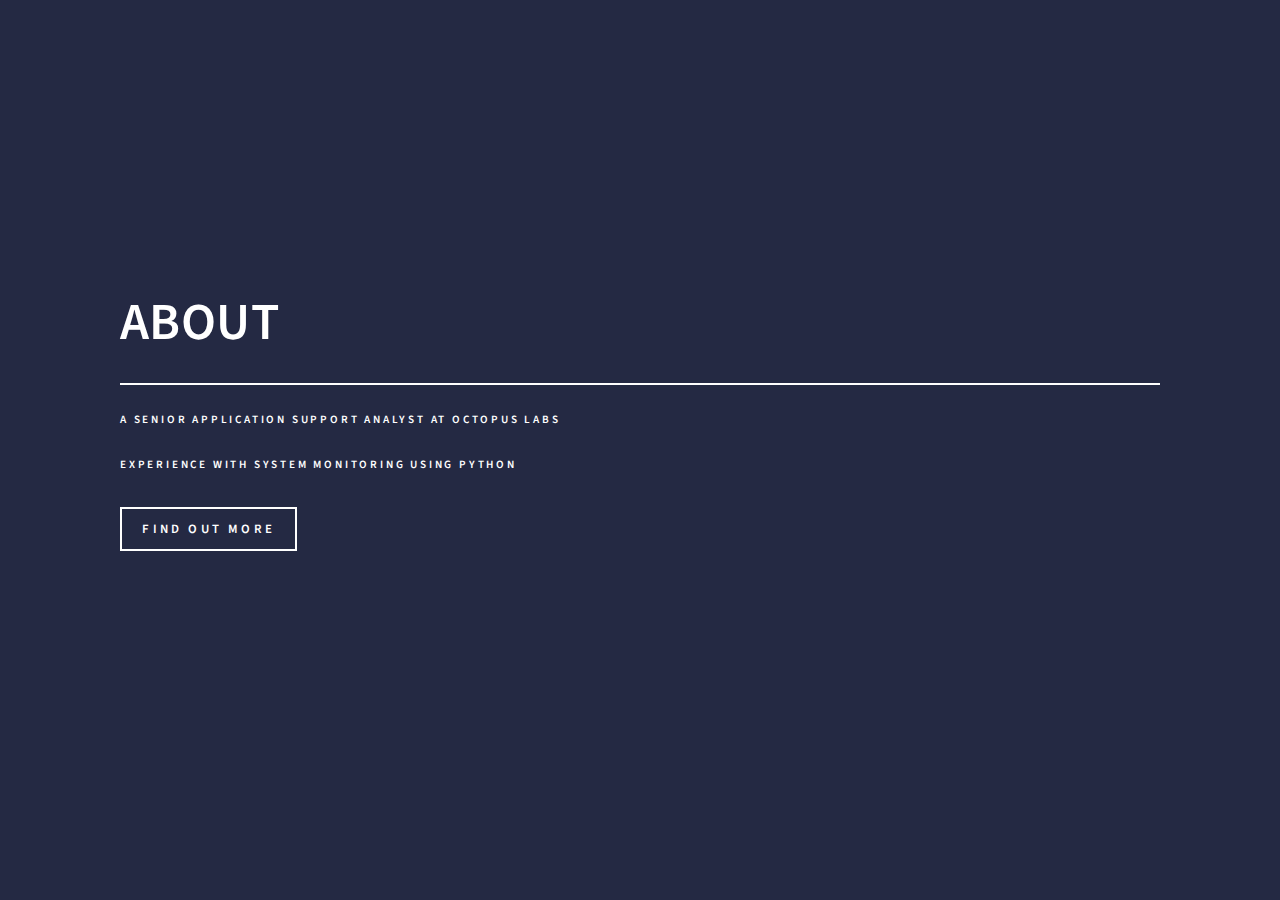
<file: about.html>
<!DOCTYPE HTML>

<html>
	<head>
		<title>Euan Campbell</title>
		<meta charset="utf-8" />
		<meta name="viewport" content="width=device-width, initial-scale=1, user-scalable=no" />
		<link rel="stylesheet" href="assets/css/main.css" />
		<noscript><link rel="stylesheet" href="assets/css/noscript.css" /></noscript>
	</head>
	<body class="is-preload">

		<!-- Wrapper -->
			<div id="wrapper">


				<!-- Menu -->
					<nav id="menu">
						<ul class="links">
							<li><a href="index.html">Home</a></li>
							<li><a href="landing.html">Landing</a></li>
							<li><a href="generic.html">Generic</a></li>
							<li><a href="elements.html">Elements</a></li>
						</ul>
						<ul class="actions stacked">
							<li><a href="#" class="button primary fit">Get Started</a></li>
							<li><a href="#" class="button fit">Log In</a></li>
						</ul>
					</nav>

				<!-- Banner -->
					<section id="banner" class="major">
						<div class="inner">
							<header class="major">
								<h1>ABOUT</h1>
								<p>A Senior Application Support Analyst at Octopus Labs</p>
								<br>
								<p>Experience with system monitoring using Python</p>
							</header>
							<div class="content">
								<ul class="actions">
									<li><a href="/about" class="button scrolly">Find out more</a></li>
								</ul>
								<!---
								<ul class="actions">
									<li><a href="https://www.linkedin.com/in/euancampbell/" class="button scrolly">LinkedIn</a></li>
								</ul>
								<ul class="actions">
									<li><a href="https://github.com/euanacampbell" class="button scrolly">GitHub</a></li>
								</ul>
								<ul class="actions">
									<li><a href="https://euancampbell-portfolio.herokuapp.com" class="button scrolly">Heroku (BETA)</a></li>
								</ul>
								<ul class="actions">
									<li><a href="https://euancampbell-portfolio.azurewebsites.net" class="button scrolly">Azure (BETA)</a></li>
								</ul>-->
							</div>
						</div>
					</section>

				<!-- Footer
					<footer id="footer">
						<div class="inner">
							<ul class="icons">
								<li><a href="#" class="icon brands alt fa-twitter"><span class="label">Twitter</span></a></li>
								<li><a href="#" class="icon brands alt fa-facebook-f"><span class="label">Facebook</span></a></li>
								<li><a href="#" class="icon brands alt fa-instagram"><span class="label">Instagram</span></a></li>
								<li><a href="#" class="icon brands alt fa-github"><span class="label">GitHub</span></a></li>
								<li><a href="#" class="icon brands alt fa-linkedin-in"><span class="label">LinkedIn</span></a></li>
							</ul>
							<ul class="copyright">
								<li>&copy; Untitled</li><li>Design: <a href="https://html5up.net">HTML5 UP</a></li>
							</ul>
						</div>
					</footer>-->
					

			</div>

		<!-- Scripts -->
			<script src="assets/js/jquery.min.js"></script>
			<script src="assets/js/jquery.scrolly.min.js"></script>
			<script src="assets/js/jquery.scrollex.min.js"></script>
			<script src="assets/js/browser.min.js"></script>
			<script src="assets/js/breakpoints.min.js"></script>
			<script src="assets/js/util.js"></script>
			<script src="assets/js/main.js"></script>

	</body>
</html>
</file>
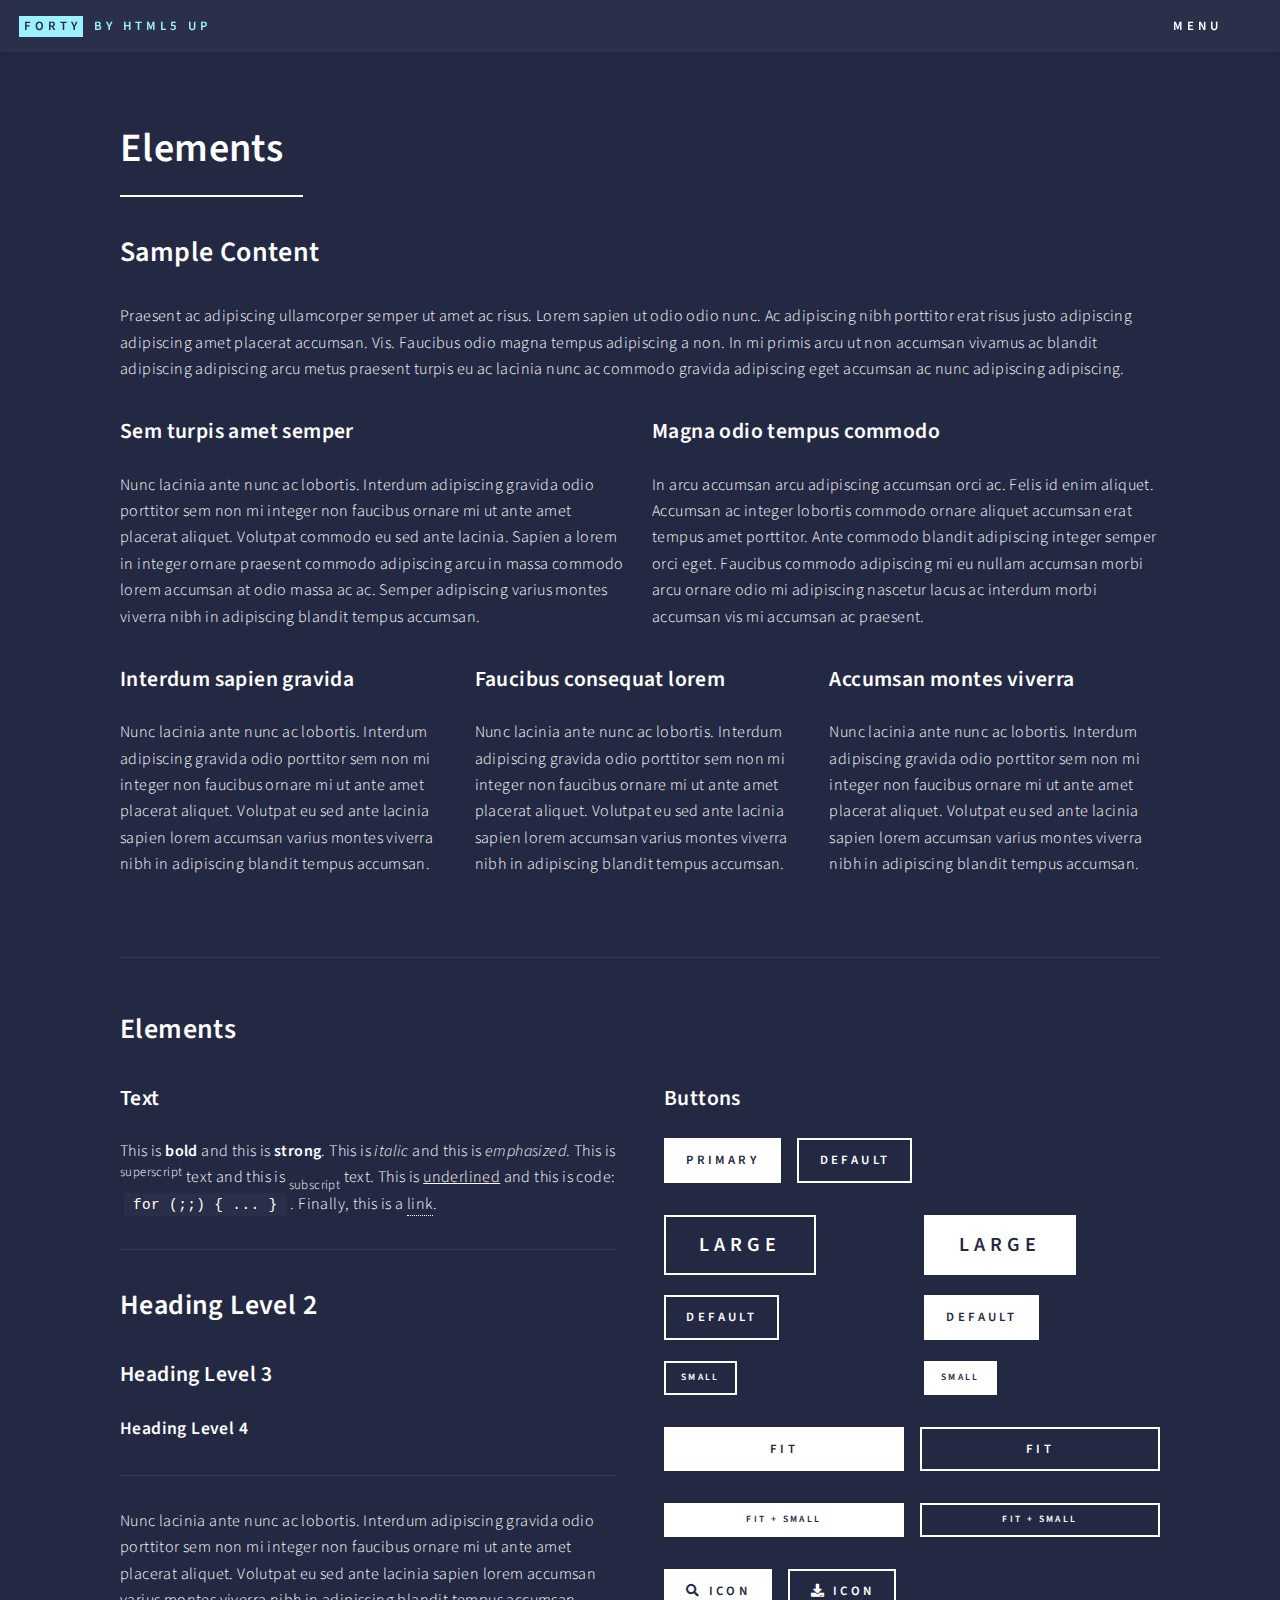
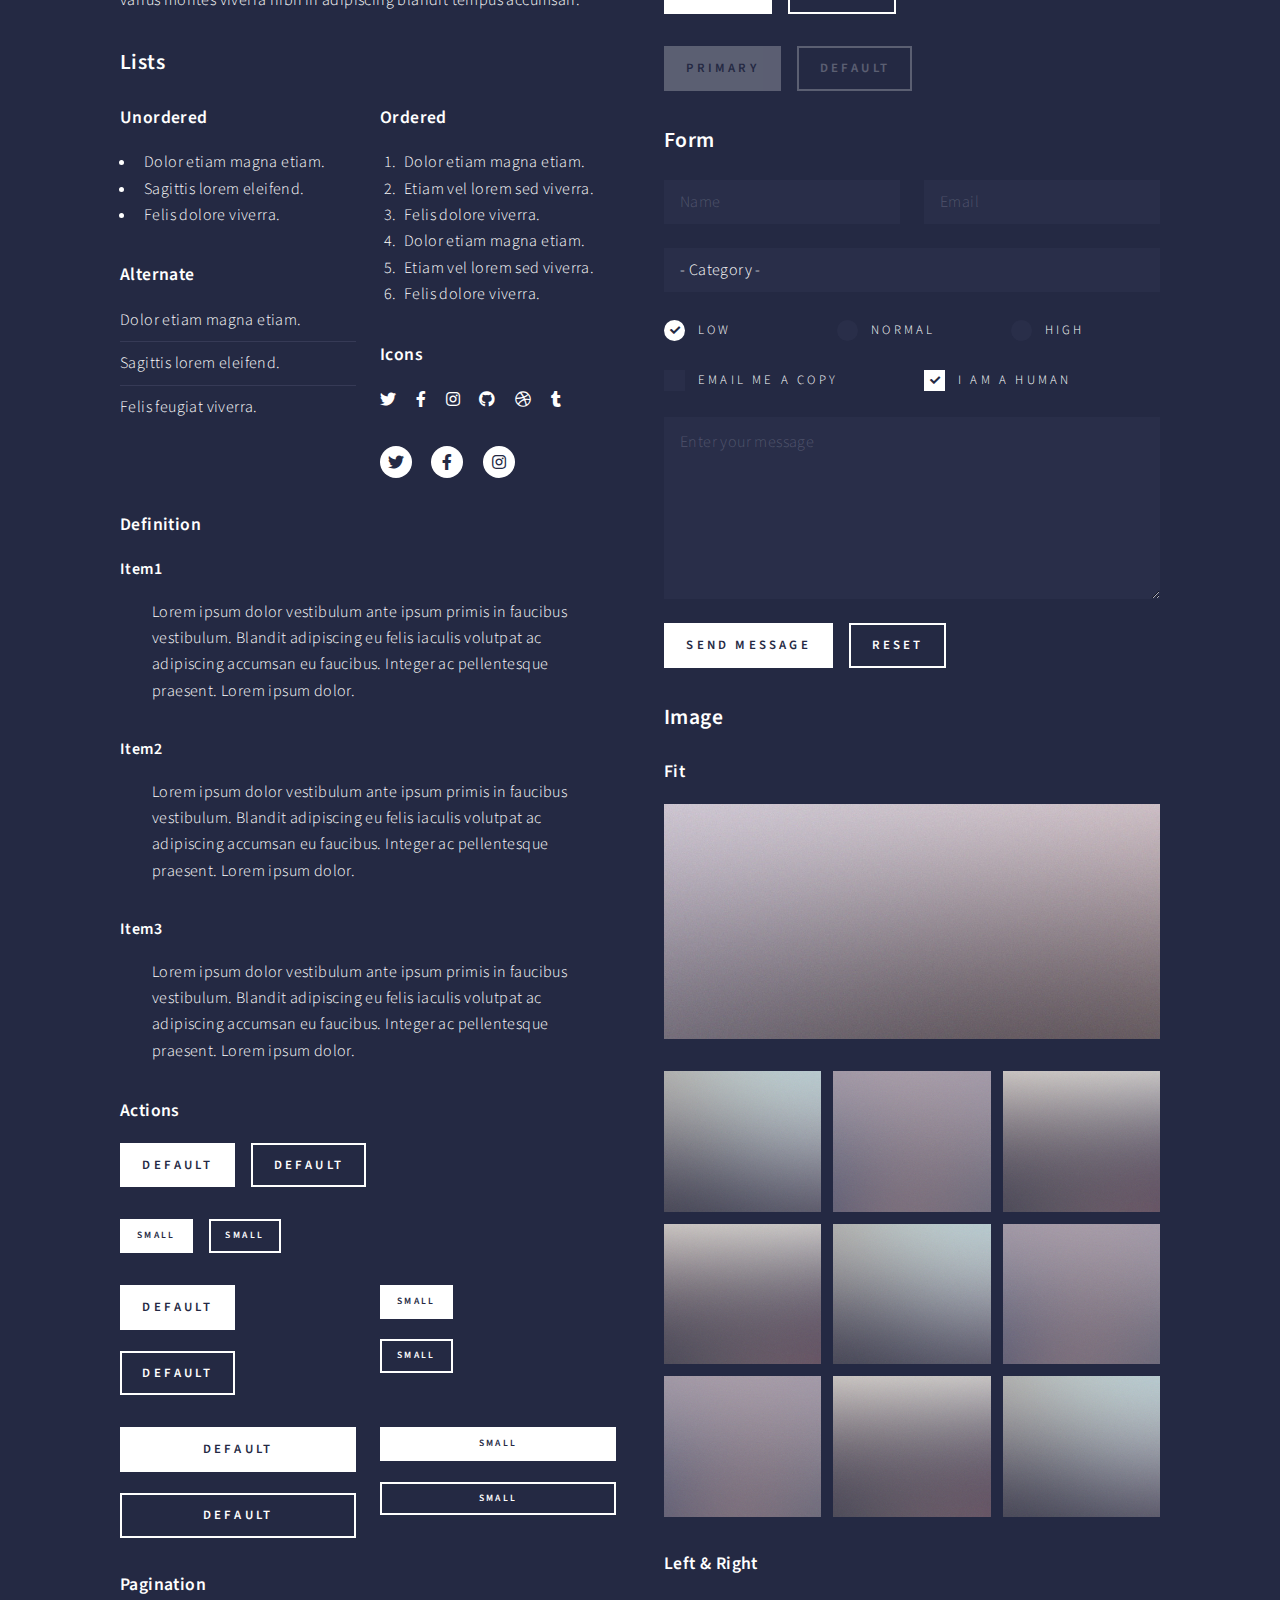
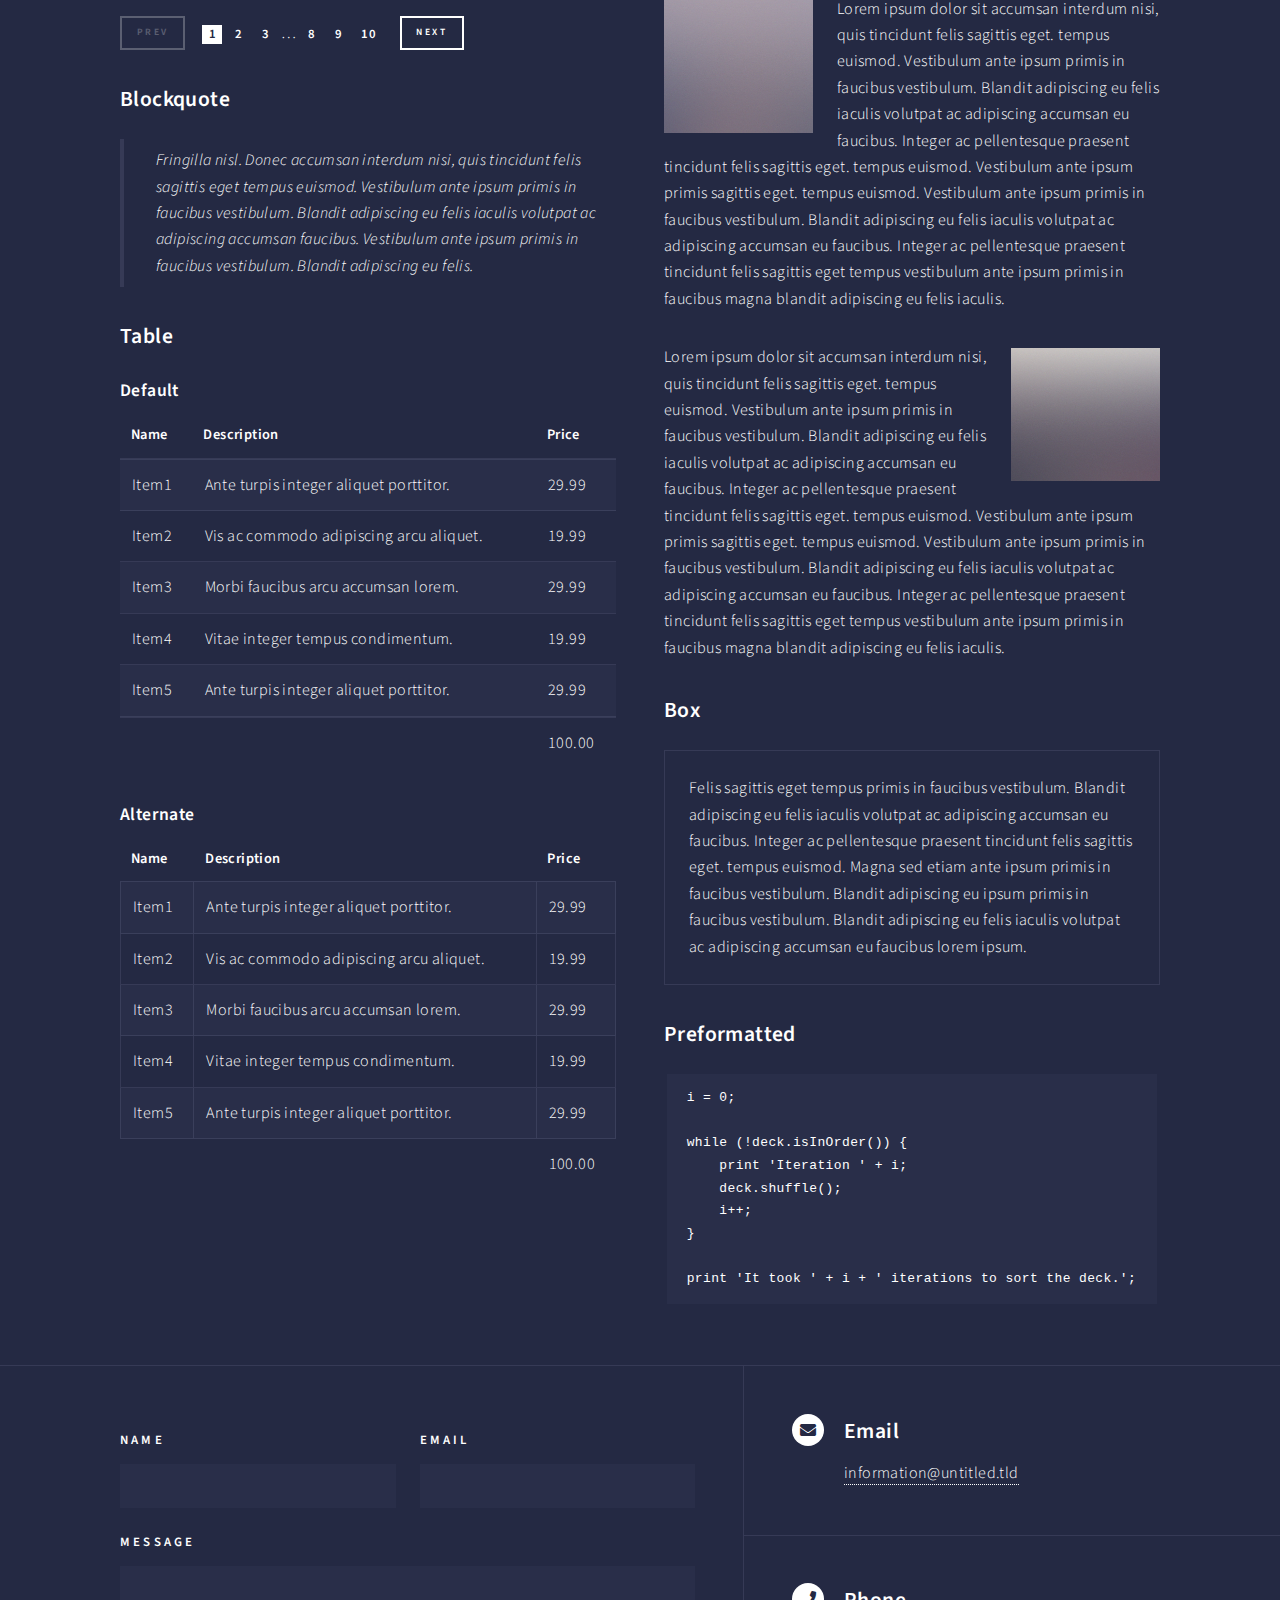
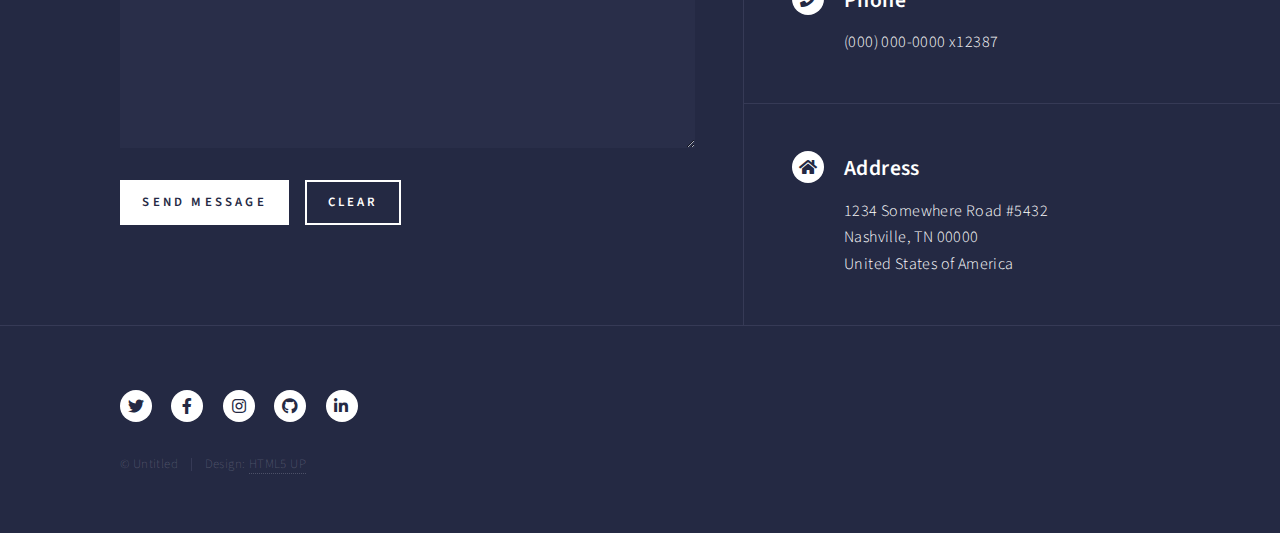
<file: elements.html>
<!DOCTYPE HTML>
<!--
	Forty by HTML5 UP
	html5up.net | @ajlkn
	Free for personal and commercial use under the CCA 3.0 license (html5up.net/license)
-->
<html>
	<head>
		<title>Elements - Forty by HTML5 UP</title>
		<meta charset="utf-8" />
		<meta name="viewport" content="width=device-width, initial-scale=1, user-scalable=no" />
		<link rel="stylesheet" href="assets/css/main.css" />
		<noscript><link rel="stylesheet" href="assets/css/noscript.css" /></noscript>
	</head>
	<body class="is-preload">

		<!-- Wrapper -->
			<div id="wrapper">

				<!-- Header -->
					<header id="header">
						<a href="index.html" class="logo"><strong>Forty</strong> <span>by HTML5 UP</span></a>
						<nav>
							<a href="#menu">Menu</a>
						</nav>
					</header>

				<!-- Menu -->
					<nav id="menu">
						<ul class="links">
							<li><a href="index.html">Home</a></li>
							<li><a href="landing.html">Landing</a></li>
							<li><a href="generic.html">Generic</a></li>
							<li><a href="elements.html">Elements</a></li>
						</ul>
						<ul class="actions stacked">
							<li><a href="#" class="button primary fit">Get Started</a></li>
							<li><a href="#" class="button fit">Log In</a></li>
						</ul>
					</nav>

				<!-- Main -->
					<div id="main" class="alt">

						<!-- One -->
							<section id="one">
								<div class="inner">
									<header class="major">
										<h1>Elements</h1>
									</header>

									<!-- Content -->
										<h2 id="content">Sample Content</h2>
										<p>Praesent ac adipiscing ullamcorper semper ut amet ac risus. Lorem sapien ut odio odio nunc. Ac adipiscing nibh porttitor erat risus justo adipiscing adipiscing amet placerat accumsan. Vis. Faucibus odio magna tempus adipiscing a non. In mi primis arcu ut non accumsan vivamus ac blandit adipiscing adipiscing arcu metus praesent turpis eu ac lacinia nunc ac commodo gravida adipiscing eget accumsan ac nunc adipiscing adipiscing.</p>
										<div class="row">
											<div class="col-6 col-12-small">
												<h3>Sem turpis amet semper</h3>
												<p>Nunc lacinia ante nunc ac lobortis. Interdum adipiscing gravida odio porttitor sem non mi integer non faucibus ornare mi ut ante amet placerat aliquet. Volutpat commodo eu sed ante lacinia. Sapien a lorem in integer ornare praesent commodo adipiscing arcu in massa commodo lorem accumsan at odio massa ac ac. Semper adipiscing varius montes viverra nibh in adipiscing blandit tempus accumsan.</p>
											</div>
											<div class="col-6 col-12-small">
												<h3>Magna odio tempus commodo</h3>
												<p>In arcu accumsan arcu adipiscing accumsan orci ac. Felis id enim aliquet. Accumsan ac integer lobortis commodo ornare aliquet accumsan erat tempus amet porttitor. Ante commodo blandit adipiscing integer semper orci eget. Faucibus commodo adipiscing mi eu nullam accumsan morbi arcu ornare odio mi adipiscing nascetur lacus ac interdum morbi accumsan vis mi accumsan ac praesent.</p>
											</div>
											<!-- Break -->
											<div class="col-4 col-12-medium">
												<h3>Interdum sapien gravida</h3>
												<p>Nunc lacinia ante nunc ac lobortis. Interdum adipiscing gravida odio porttitor sem non mi integer non faucibus ornare mi ut ante amet placerat aliquet. Volutpat eu sed ante lacinia sapien lorem accumsan varius montes viverra nibh in adipiscing blandit tempus accumsan.</p>
											</div>
											<div class="col-4 col-12-medium">
												<h3>Faucibus consequat lorem</h3>
												<p>Nunc lacinia ante nunc ac lobortis. Interdum adipiscing gravida odio porttitor sem non mi integer non faucibus ornare mi ut ante amet placerat aliquet. Volutpat eu sed ante lacinia sapien lorem accumsan varius montes viverra nibh in adipiscing blandit tempus accumsan.</p>
											</div>
											<div class="col-4 col-12-medium">
												<h3>Accumsan montes viverra</h3>
												<p>Nunc lacinia ante nunc ac lobortis. Interdum adipiscing gravida odio porttitor sem non mi integer non faucibus ornare mi ut ante amet placerat aliquet. Volutpat eu sed ante lacinia sapien lorem accumsan varius montes viverra nibh in adipiscing blandit tempus accumsan.</p>
											</div>
										</div>

									<hr class="major" />

									<!-- Elements -->
										<h2 id="elements">Elements</h2>
										<div class="row gtr-200">
											<div class="col-6 col-12-medium">

												<!-- Text stuff -->
													<h3>Text</h3>
													<p>This is <b>bold</b> and this is <strong>strong</strong>. This is <i>italic</i> and this is <em>emphasized</em>.
													This is <sup>superscript</sup> text and this is <sub>subscript</sub> text.
													This is <u>underlined</u> and this is code: <code>for (;;) { ... }</code>.
													Finally, this is a <a href="#">link</a>.</p>
													<hr />
													<h2>Heading Level 2</h2>
													<h3>Heading Level 3</h3>
													<h4>Heading Level 4</h4>
													<hr />
													<p>Nunc lacinia ante nunc ac lobortis. Interdum adipiscing gravida odio porttitor sem non mi integer non faucibus ornare mi ut ante amet placerat aliquet. Volutpat eu sed ante lacinia sapien lorem accumsan varius montes viverra nibh in adipiscing blandit tempus accumsan.</p>

												<!-- Lists -->
													<h3>Lists</h3>
													<div class="row">
														<div class="col-6 col-12-small">

															<h4>Unordered</h4>
															<ul>
																<li>Dolor etiam magna etiam.</li>
																<li>Sagittis lorem eleifend.</li>
																<li>Felis dolore viverra.</li>
															</ul>

															<h4>Alternate</h4>
															<ul class="alt">
																<li>Dolor etiam magna etiam.</li>
																<li>Sagittis lorem eleifend.</li>
																<li>Felis feugiat viverra.</li>
															</ul>

														</div>
														<div class="col-6 col-12-small">

															<h4>Ordered</h4>
															<ol>
																<li>Dolor etiam magna etiam.</li>
																<li>Etiam vel lorem sed viverra.</li>
																<li>Felis dolore viverra.</li>
																<li>Dolor etiam magna etiam.</li>
																<li>Etiam vel lorem sed viverra.</li>
																<li>Felis dolore viverra.</li>
															</ol>

															<h4>Icons</h4>
															<ul class="icons">
																<li><a href="#" class="icon brands fa-twitter"><span class="label">Twitter</span></a></li>
																<li><a href="#" class="icon brands fa-facebook-f"><span class="label">Facebook</span></a></li>
																<li><a href="#" class="icon brands fa-instagram"><span class="label">Instagram</span></a></li>
																<li><a href="#" class="icon brands fa-github"><span class="label">Github</span></a></li>
																<li><a href="#" class="icon brands fa-dribbble"><span class="label">Dribbble</span></a></li>
																<li><a href="#" class="icon brands fa-tumblr"><span class="label">Tumblr</span></a></li>
															</ul>
															<ul class="icons">
																<li><a href="#" class="icon brands alt fa-twitter"><span class="label">Twitter</span></a></li>
																<li><a href="#" class="icon brands alt fa-facebook-f"><span class="label">Facebook</span></a></li>
																<li><a href="#" class="icon brands alt fa-instagram"><span class="label">Instagram</span></a></li>
															</ul>

														</div>
													</div>
													<h4>Definition</h4>
													<dl>
														<dt>Item1</dt>
														<dd>
															<p>Lorem ipsum dolor vestibulum ante ipsum primis in faucibus vestibulum. Blandit adipiscing eu felis iaculis volutpat ac adipiscing accumsan eu faucibus. Integer ac pellentesque praesent. Lorem ipsum dolor.</p>
														</dd>
														<dt>Item2</dt>
														<dd>
															<p>Lorem ipsum dolor vestibulum ante ipsum primis in faucibus vestibulum. Blandit adipiscing eu felis iaculis volutpat ac adipiscing accumsan eu faucibus. Integer ac pellentesque praesent. Lorem ipsum dolor.</p>
														</dd>
														<dt>Item3</dt>
														<dd>
															<p>Lorem ipsum dolor vestibulum ante ipsum primis in faucibus vestibulum. Blandit adipiscing eu felis iaculis volutpat ac adipiscing accumsan eu faucibus. Integer ac pellentesque praesent. Lorem ipsum dolor.</p>
														</dd>
													</dl>

													<h4>Actions</h4>
													<ul class="actions">
														<li><a href="#" class="button primary">Default</a></li>
														<li><a href="#" class="button">Default</a></li>
													</ul>
													<ul class="actions small">
														<li><a href="#" class="button primary small">Small</a></li>
														<li><a href="#" class="button small">Small</a></li>
													</ul>
													<div class="row">
														<div class="col-6 col-12-small">
															<ul class="actions stacked">
																<li><a href="#" class="button primary">Default</a></li>
																<li><a href="#" class="button">Default</a></li>
															</ul>
														</div>
														<div class="col-6 col-12-small">
															<ul class="actions stacked">
																<li><a href="#" class="button primary small">Small</a></li>
																<li><a href="#" class="button small">Small</a></li>
															</ul>
														</div>
														<div class="col-6 col-12-small">
															<ul class="actions stacked">
																<li><a href="#" class="button primary fit">Default</a></li>
																<li><a href="#" class="button fit">Default</a></li>
															</ul>
														</div>
														<div class="col-6 col-12-small">
															<ul class="actions stacked">
																<li><a href="#" class="button primary small fit">Small</a></li>
																<li><a href="#" class="button small fit">Small</a></li>
															</ul>
														</div>
													</div>

													<h4>Pagination</h4>
													<ul class="pagination">
														<li><span class="button small disabled">Prev</span></li>
														<li><a href="#" class="page active">1</a></li>
														<li><a href="#" class="page">2</a></li>
														<li><a href="#" class="page">3</a></li>
														<li><span>&hellip;</span></li>
														<li><a href="#" class="page">8</a></li>
														<li><a href="#" class="page">9</a></li>
														<li><a href="#" class="page">10</a></li>
														<li><a href="#" class="button small">Next</a></li>
													</ul>

												<!-- Blockquote -->
													<h3>Blockquote</h3>
													<blockquote>Fringilla nisl. Donec accumsan interdum nisi, quis tincidunt felis sagittis eget tempus euismod. Vestibulum ante ipsum primis in faucibus vestibulum. Blandit adipiscing eu felis iaculis volutpat ac adipiscing accumsan faucibus. Vestibulum ante ipsum primis in faucibus vestibulum. Blandit adipiscing eu felis.</blockquote>

												<!-- Table -->
													<h3>Table</h3>

													<h4>Default</h4>
													<div class="table-wrapper">
														<table>
															<thead>
																<tr>
																	<th>Name</th>
																	<th>Description</th>
																	<th>Price</th>
																</tr>
															</thead>
															<tbody>
																<tr>
																	<td>Item1</td>
																	<td>Ante turpis integer aliquet porttitor.</td>
																	<td>29.99</td>
																</tr>
																<tr>
																	<td>Item2</td>
																	<td>Vis ac commodo adipiscing arcu aliquet.</td>
																	<td>19.99</td>
																</tr>
																<tr>
																	<td>Item3</td>
																	<td> Morbi faucibus arcu accumsan lorem.</td>
																	<td>29.99</td>
																</tr>
																<tr>
																	<td>Item4</td>
																	<td>Vitae integer tempus condimentum.</td>
																	<td>19.99</td>
																</tr>
																<tr>
																	<td>Item5</td>
																	<td>Ante turpis integer aliquet porttitor.</td>
																	<td>29.99</td>
																</tr>
															</tbody>
															<tfoot>
																<tr>
																	<td colspan="2"></td>
																	<td>100.00</td>
																</tr>
															</tfoot>
														</table>
													</div>

													<h4>Alternate</h4>
													<div class="table-wrapper">
														<table class="alt">
															<thead>
																<tr>
																	<th>Name</th>
																	<th>Description</th>
																	<th>Price</th>
																</tr>
															</thead>
															<tbody>
																<tr>
																	<td>Item1</td>
																	<td>Ante turpis integer aliquet porttitor.</td>
																	<td>29.99</td>
																</tr>
																<tr>
																	<td>Item2</td>
																	<td>Vis ac commodo adipiscing arcu aliquet.</td>
																	<td>19.99</td>
																</tr>
																<tr>
																	<td>Item3</td>
																	<td> Morbi faucibus arcu accumsan lorem.</td>
																	<td>29.99</td>
																</tr>
																<tr>
																	<td>Item4</td>
																	<td>Vitae integer tempus condimentum.</td>
																	<td>19.99</td>
																</tr>
																<tr>
																	<td>Item5</td>
																	<td>Ante turpis integer aliquet porttitor.</td>
																	<td>29.99</td>
																</tr>
															</tbody>
															<tfoot>
																<tr>
																	<td colspan="2"></td>
																	<td>100.00</td>
																</tr>
															</tfoot>
														</table>
													</div>

											</div>
											<div class="col-6 col-12-medium">

												<!-- Buttons -->
													<h3>Buttons</h3>
													<ul class="actions">
														<li><a href="#" class="button primary">Primary</a></li>
														<li><a href="#" class="button">Default</a></li>
													</ul>
													<div class="row">
														<div class="col-6 col-12-xsmall">
															<ul class="actions stacked">
																<li><a href="#" class="button large">Large</a></li>
																<li><a href="#" class="button">Default</a></li>
																<li><a href="#" class="button small">Small</a></li>
															</ul>
														</div>
														<div class="col-6 col-12-xsmall">
															<ul class="actions stacked">
																<li><a href="#" class="button primary large">Large</a></li>
																<li><a href="#" class="button primary">Default</a></li>
																<li><a href="#" class="button primary small">Small</a></li>
															</ul>
														</div>
													</div>
													<ul class="actions fit">
														<li><a href="#" class="button primary fit">Fit</a></li>
														<li><a href="#" class="button fit">Fit</a></li>
													</ul>
													<ul class="actions fit small">
														<li><a href="#" class="button primary fit small">Fit + Small</a></li>
														<li><a href="#" class="button fit small">Fit + Small</a></li>
													</ul>
													<ul class="actions">
														<li><a href="#" class="button primary icon solid fa-search">Icon</a></li>
														<li><a href="#" class="button icon solid fa-download">Icon</a></li>
													</ul>
													<ul class="actions">
														<li><span class="button primary disabled">Primary</span></li>
														<li><span class="button disabled">Default</span></li>
													</ul>

												<!-- Form -->
													<h3>Form</h3>

													<form method="post" action="#">
														<div class="row gtr-uniform">
															<div class="col-6 col-12-xsmall">
																<input type="text" name="demo-name" id="demo-name" value="" placeholder="Name" />
															</div>
															<div class="col-6 col-12-xsmall">
																<input type="email" name="demo-email" id="demo-email" value="" placeholder="Email" />
															</div>
															<!-- Break -->
															<div class="col-12">
																<select name="demo-category" id="demo-category">
																	<option value="">- Category -</option>
																	<option value="1">Manufacturing</option>
																	<option value="1">Shipping</option>
																	<option value="1">Administration</option>
																	<option value="1">Human Resources</option>
																</select>
															</div>
															<!-- Break -->
															<div class="col-4 col-12-small">
																<input type="radio" id="demo-priority-low" name="demo-priority" checked>
																<label for="demo-priority-low">Low</label>
															</div>
															<div class="col-4 col-12-small">
																<input type="radio" id="demo-priority-normal" name="demo-priority">
																<label for="demo-priority-normal">Normal</label>
															</div>
															<div class="col-4 col-12-small">
																<input type="radio" id="demo-priority-high" name="demo-priority">
																<label for="demo-priority-high">High</label>
															</div>
															<!-- Break -->
															<div class="col-6 col-12-small">
																<input type="checkbox" id="demo-copy" name="demo-copy">
																<label for="demo-copy">Email me a copy</label>
															</div>
															<div class="col-6 col-12-small">
																<input type="checkbox" id="demo-human" name="demo-human" checked>
																<label for="demo-human">I am a human</label>
															</div>
															<!-- Break -->
															<div class="col-12">
																<textarea name="demo-message" id="demo-message" placeholder="Enter your message" rows="6"></textarea>
															</div>
															<!-- Break -->
															<div class="col-12">
																<ul class="actions">
																	<li><input type="submit" value="Send Message" class="primary" /></li>
																	<li><input type="reset" value="Reset" /></li>
																</ul>
															</div>
														</div>
													</form>

												<!-- Image -->
													<h3>Image</h3>

													<h4>Fit</h4>
													<span class="image fit"><img src="images/pic03.jpg" alt="" /></span>
													<div class="box alt">
														<div class="row gtr-50 gtr-uniform">
															<div class="col-4"><span class="image fit"><img src="images/pic08.jpg" alt="" /></span></div>
															<div class="col-4"><span class="image fit"><img src="images/pic09.jpg" alt="" /></span></div>
															<div class="col-4"><span class="image fit"><img src="images/pic10.jpg" alt="" /></span></div>
															<!-- Break -->
															<div class="col-4"><span class="image fit"><img src="images/pic10.jpg" alt="" /></span></div>
															<div class="col-4"><span class="image fit"><img src="images/pic08.jpg" alt="" /></span></div>
															<div class="col-4"><span class="image fit"><img src="images/pic09.jpg" alt="" /></span></div>
															<!-- Break -->
															<div class="col-4"><span class="image fit"><img src="images/pic09.jpg" alt="" /></span></div>
															<div class="col-4"><span class="image fit"><img src="images/pic10.jpg" alt="" /></span></div>
															<div class="col-4"><span class="image fit"><img src="images/pic08.jpg" alt="" /></span></div>
														</div>
													</div>

													<h4>Left &amp; Right</h4>
													<p><span class="image left"><img src="images/pic09.jpg" alt="" /></span>Lorem ipsum dolor sit accumsan interdum nisi, quis tincidunt felis sagittis eget. tempus euismod. Vestibulum ante ipsum primis in faucibus vestibulum. Blandit adipiscing eu felis iaculis volutpat ac adipiscing accumsan eu faucibus. Integer ac pellentesque praesent tincidunt felis sagittis eget. tempus euismod. Vestibulum ante ipsum primis sagittis eget. tempus euismod. Vestibulum ante ipsum primis in faucibus vestibulum. Blandit adipiscing eu felis iaculis volutpat ac adipiscing accumsan eu faucibus. Integer ac pellentesque praesent tincidunt felis sagittis eget tempus vestibulum ante ipsum primis in faucibus magna blandit adipiscing eu felis iaculis.</p>
													<p><span class="image right"><img src="images/pic10.jpg" alt="" /></span>Lorem ipsum dolor sit accumsan interdum nisi, quis tincidunt felis sagittis eget. tempus euismod. Vestibulum ante ipsum primis in faucibus vestibulum. Blandit adipiscing eu felis iaculis volutpat ac adipiscing accumsan eu faucibus. Integer ac pellentesque praesent tincidunt felis sagittis eget. tempus euismod. Vestibulum ante ipsum primis sagittis eget. tempus euismod. Vestibulum ante ipsum primis in faucibus vestibulum. Blandit adipiscing eu felis iaculis volutpat ac adipiscing accumsan eu faucibus. Integer ac pellentesque praesent tincidunt felis sagittis eget tempus vestibulum ante ipsum primis in faucibus magna blandit adipiscing eu felis iaculis.</p>

												<!-- Box -->
													<h3>Box</h3>
													<div class="box">
														<p>Felis sagittis eget tempus primis in faucibus vestibulum. Blandit adipiscing eu felis iaculis volutpat ac adipiscing accumsan eu faucibus. Integer ac pellentesque praesent tincidunt felis sagittis eget. tempus euismod. Magna sed etiam ante ipsum primis in faucibus vestibulum. Blandit adipiscing eu ipsum primis in faucibus vestibulum. Blandit adipiscing eu felis iaculis volutpat ac adipiscing accumsan eu faucibus lorem ipsum.</p>
													</div>

												<!-- Preformatted Code -->
													<h3>Preformatted</h3>
													<pre><code>i = 0;

while (!deck.isInOrder()) {
    print 'Iteration ' + i;
    deck.shuffle();
    i++;
}

print 'It took ' + i + ' iterations to sort the deck.';
</code></pre>

											</div>
										</div>

								</div>
							</section>

					</div>

				<!-- Contact -->
					<section id="contact">
						<div class="inner">
							<section>
								<form method="post" action="#">
									<div class="fields">
										<div class="field half">
											<label for="name">Name</label>
											<input type="text" name="name" id="name" />
										</div>
										<div class="field half">
											<label for="email">Email</label>
											<input type="text" name="email" id="email" />
										</div>
										<div class="field">
											<label for="message">Message</label>
											<textarea name="message" id="message" rows="6"></textarea>
										</div>
									</div>
									<ul class="actions">
										<li><input type="submit" value="Send Message" class="primary" /></li>
										<li><input type="reset" value="Clear" /></li>
									</ul>
								</form>
							</section>
							<section class="split">
								<section>
									<div class="contact-method">
										<span class="icon solid alt fa-envelope"></span>
										<h3>Email</h3>
										<a href="#">information@untitled.tld</a>
									</div>
								</section>
								<section>
									<div class="contact-method">
										<span class="icon solid alt fa-phone"></span>
										<h3>Phone</h3>
										<span>(000) 000-0000 x12387</span>
									</div>
								</section>
								<section>
									<div class="contact-method">
										<span class="icon solid alt fa-home"></span>
										<h3>Address</h3>
										<span>1234 Somewhere Road #5432<br />
										Nashville, TN 00000<br />
										United States of America</span>
									</div>
								</section>
							</section>
						</div>
					</section>

				<!-- Footer -->
					<footer id="footer">
						<div class="inner">
							<ul class="icons">
								<li><a href="#" class="icon brands alt fa-twitter"><span class="label">Twitter</span></a></li>
								<li><a href="#" class="icon brands alt fa-facebook-f"><span class="label">Facebook</span></a></li>
								<li><a href="#" class="icon brands alt fa-instagram"><span class="label">Instagram</span></a></li>
								<li><a href="#" class="icon brands alt fa-github"><span class="label">GitHub</span></a></li>
								<li><a href="#" class="icon brands alt fa-linkedin-in"><span class="label">LinkedIn</span></a></li>
							</ul>
							<ul class="copyright">
								<li>&copy; Untitled</li><li>Design: <a href="https://html5up.net">HTML5 UP</a></li>
							</ul>
						</div>
					</footer>

			</div>

		<!-- Scripts -->
			<script src="assets/js/jquery.min.js"></script>
			<script src="assets/js/jquery.scrolly.min.js"></script>
			<script src="assets/js/jquery.scrollex.min.js"></script>
			<script src="assets/js/browser.min.js"></script>
			<script src="assets/js/breakpoints.min.js"></script>
			<script src="assets/js/util.js"></script>
			<script src="assets/js/main.js"></script>

	</body>
</html>
</file>
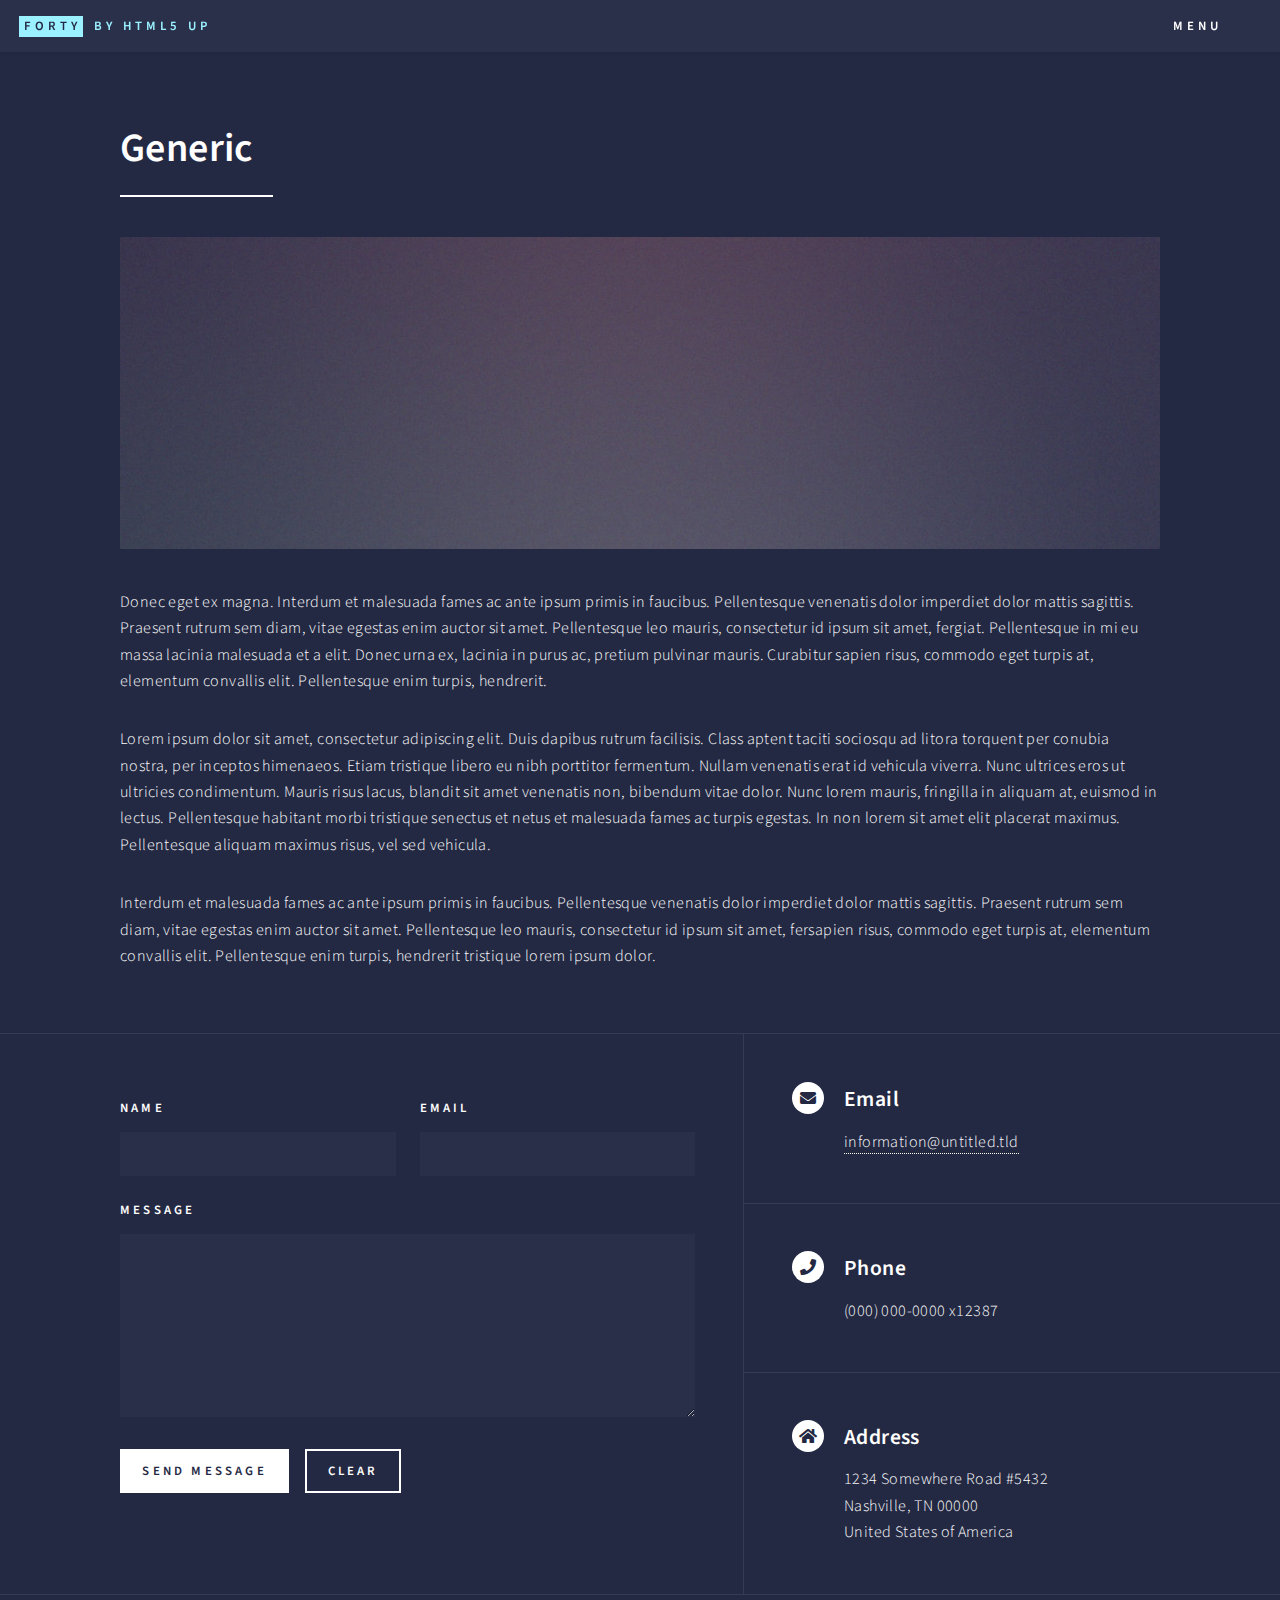
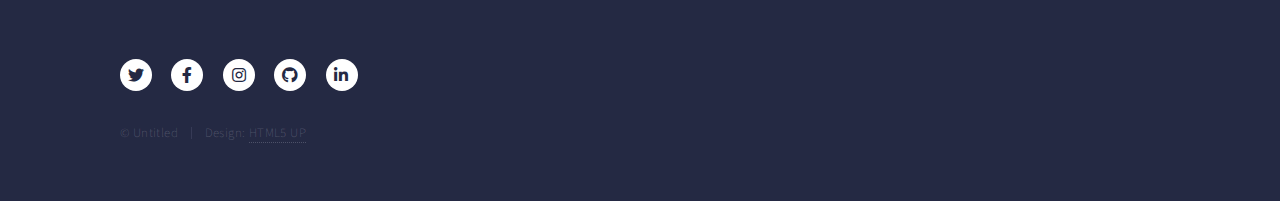
<file: generic.html>
<!DOCTYPE HTML>
<!--
	Forty by HTML5 UP
	html5up.net | @ajlkn
	Free for personal and commercial use under the CCA 3.0 license (html5up.net/license)
-->
<html>
	<head>
		<title>Generic - Forty by HTML5 UP</title>
		<meta charset="utf-8" />
		<meta name="viewport" content="width=device-width, initial-scale=1, user-scalable=no" />
		<link rel="stylesheet" href="assets/css/main.css" />
		<noscript><link rel="stylesheet" href="assets/css/noscript.css" /></noscript>
	</head>
	<body class="is-preload">

		<!-- Wrapper -->
			<div id="wrapper">

				<!-- Header -->
					<header id="header">
						<a href="index.html" class="logo"><strong>Forty</strong> <span>by HTML5 UP</span></a>
						<nav>
							<a href="#menu">Menu</a>
						</nav>
					</header>

				<!-- Menu -->
					<nav id="menu">
						<ul class="links">
							<li><a href="index.html">Home</a></li>
							<li><a href="landing.html">Landing</a></li>
							<li><a href="generic.html">Generic</a></li>
							<li><a href="elements.html">Elements</a></li>
						</ul>
						<ul class="actions stacked">
							<li><a href="#" class="button primary fit">Get Started</a></li>
							<li><a href="#" class="button fit">Log In</a></li>
						</ul>
					</nav>

				<!-- Main -->
					<div id="main" class="alt">

						<!-- One -->
							<section id="one">
								<div class="inner">
									<header class="major">
										<h1>Generic</h1>
									</header>
									<span class="image main"><img src="images/pic11.jpg" alt="" /></span>
									<p>Donec eget ex magna. Interdum et malesuada fames ac ante ipsum primis in faucibus. Pellentesque venenatis dolor imperdiet dolor mattis sagittis. Praesent rutrum sem diam, vitae egestas enim auctor sit amet. Pellentesque leo mauris, consectetur id ipsum sit amet, fergiat. Pellentesque in mi eu massa lacinia malesuada et a elit. Donec urna ex, lacinia in purus ac, pretium pulvinar mauris. Curabitur sapien risus, commodo eget turpis at, elementum convallis elit. Pellentesque enim turpis, hendrerit.</p>
									<p>Lorem ipsum dolor sit amet, consectetur adipiscing elit. Duis dapibus rutrum facilisis. Class aptent taciti sociosqu ad litora torquent per conubia nostra, per inceptos himenaeos. Etiam tristique libero eu nibh porttitor fermentum. Nullam venenatis erat id vehicula viverra. Nunc ultrices eros ut ultricies condimentum. Mauris risus lacus, blandit sit amet venenatis non, bibendum vitae dolor. Nunc lorem mauris, fringilla in aliquam at, euismod in lectus. Pellentesque habitant morbi tristique senectus et netus et malesuada fames ac turpis egestas. In non lorem sit amet elit placerat maximus. Pellentesque aliquam maximus risus, vel sed vehicula.</p>
									<p>Interdum et malesuada fames ac ante ipsum primis in faucibus. Pellentesque venenatis dolor imperdiet dolor mattis sagittis. Praesent rutrum sem diam, vitae egestas enim auctor sit amet. Pellentesque leo mauris, consectetur id ipsum sit amet, fersapien risus, commodo eget turpis at, elementum convallis elit. Pellentesque enim turpis, hendrerit tristique lorem ipsum dolor.</p>
								</div>
							</section>

					</div>

				<!-- Contact -->
					<section id="contact">
						<div class="inner">
							<section>
								<form method="post" action="#">
									<div class="fields">
										<div class="field half">
											<label for="name">Name</label>
											<input type="text" name="name" id="name" />
										</div>
										<div class="field half">
											<label for="email">Email</label>
											<input type="text" name="email" id="email" />
										</div>
										<div class="field">
											<label for="message">Message</label>
											<textarea name="message" id="message" rows="6"></textarea>
										</div>
									</div>
									<ul class="actions">
										<li><input type="submit" value="Send Message" class="primary" /></li>
										<li><input type="reset" value="Clear" /></li>
									</ul>
								</form>
							</section>
							<section class="split">
								<section>
									<div class="contact-method">
										<span class="icon solid alt fa-envelope"></span>
										<h3>Email</h3>
										<a href="#">information@untitled.tld</a>
									</div>
								</section>
								<section>
									<div class="contact-method">
										<span class="icon solid alt fa-phone"></span>
										<h3>Phone</h3>
										<span>(000) 000-0000 x12387</span>
									</div>
								</section>
								<section>
									<div class="contact-method">
										<span class="icon solid alt fa-home"></span>
										<h3>Address</h3>
										<span>1234 Somewhere Road #5432<br />
										Nashville, TN 00000<br />
										United States of America</span>
									</div>
								</section>
							</section>
						</div>
					</section>

				<!-- Footer -->
					<footer id="footer">
						<div class="inner">
							<ul class="icons">
								<li><a href="#" class="icon brands alt fa-twitter"><span class="label">Twitter</span></a></li>
								<li><a href="#" class="icon brands alt fa-facebook-f"><span class="label">Facebook</span></a></li>
								<li><a href="#" class="icon brands alt fa-instagram"><span class="label">Instagram</span></a></li>
								<li><a href="#" class="icon brands alt fa-github"><span class="label">GitHub</span></a></li>
								<li><a href="#" class="icon brands alt fa-linkedin-in"><span class="label">LinkedIn</span></a></li>
							</ul>
							<ul class="copyright">
								<li>&copy; Untitled</li><li>Design: <a href="https://html5up.net">HTML5 UP</a></li>
							</ul>
						</div>
					</footer>

			</div>

		<!-- Scripts -->
			<script src="assets/js/jquery.min.js"></script>
			<script src="assets/js/jquery.scrolly.min.js"></script>
			<script src="assets/js/jquery.scrollex.min.js"></script>
			<script src="assets/js/browser.min.js"></script>
			<script src="assets/js/breakpoints.min.js"></script>
			<script src="assets/js/util.js"></script>
			<script src="assets/js/main.js"></script>

	</body>
</html>
</file>
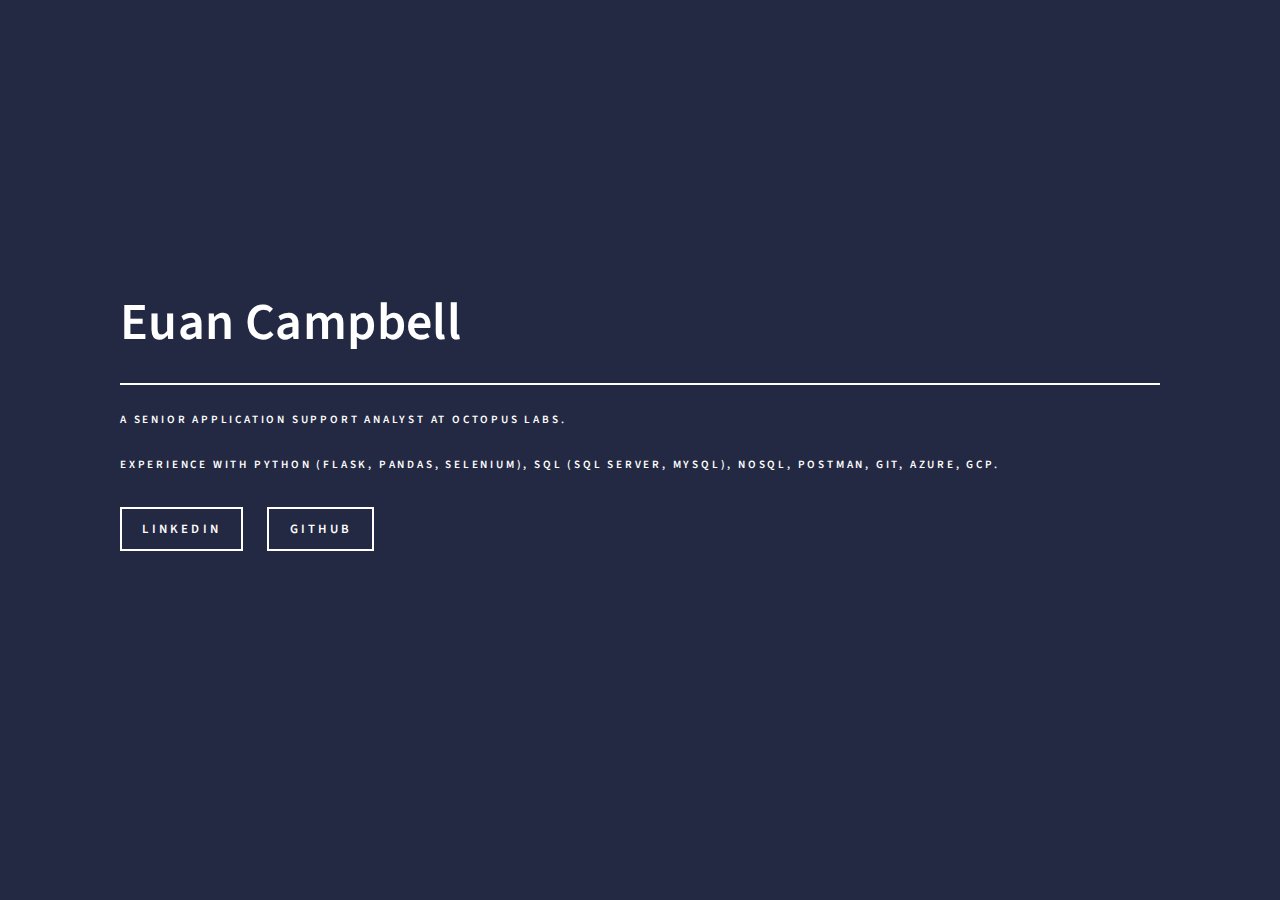
<file: index (old).html>
<!DOCTYPE HTML>

<html>
<head>
	<title>Euan Campbell</title>

	<link rel="apple-touch-icon" href="/static/images/ios_icon.png">
	<link rel="stylesheet" href="assets/css/main.css" />

	<meta charset="utf-8" />
	<meta name="viewport" content="width=device-width, initial-scale=1, user-scalable=no" />
	
	<noscript><link rel="stylesheet" href="assets/css/noscript.css" /></noscript>
</head>

<body class="is-preload">
	<!-- Wrapper -->
	<div id="wrapper">
		<!-- Menu -->
		<nav id="menu">
			<ul class="links">
				<li><a href="index.html">Home</a></li>
				<li><a href="landing.html">Landing</a></li>
				<li><a href="generic.html">Generic</a></li>
				<li><a href="elements.html">Elements</a></li>
			</ul>
			<ul class="actions stacked">
				<li><a href="#" class="button primary fit">Get Started</a></li>
				<li><a href="#" class="button fit">Log In</a></li>
			</ul>
		</nav>
		<!-- Banner -->
		<section id="banner" class="major">
			<div class="inner">
				<header class="major">
					<h1>Euan Campbell</h1>
					<p>A Senior Application Support Analyst at Octopus Labs.</p>
					<br>
					<p>Experience with Python (Flask, Pandas, Selenium), SQL (SQL Server, MySQL), NoSQL, Postman, Git, Azure, GCP.</p>
					<!--<p>Experience with system monitoring using Python</p>-->
				</header>
				<div class="content">
					<ul class="actions">
						<li><a href="https://www.linkedin.com/in/euancampbell/" class="button scrolly">LinkedIn</a></li>
					</ul>
					<ul class="actions">
						<li><a href="https://github.com/euanacampbell" class="button scrolly">GitHub</a></li>
					</ul>
				</div>
			</div>
		</section>
	</div>

	<!-- Scripts -->
	<script src="assets/js/jquery.min.js"></script>
	<script src="assets/js/jquery.scrolly.min.js"></script>
	<script src="assets/js/jquery.scrollex.min.js"></script>
	<script src="assets/js/browser.min.js"></script>
	<script src="assets/js/breakpoints.min.js"></script>
	<script src="assets/js/util.js"></script>
	<script src="assets/js/main.js"></script>

</body>
</html>
</file>
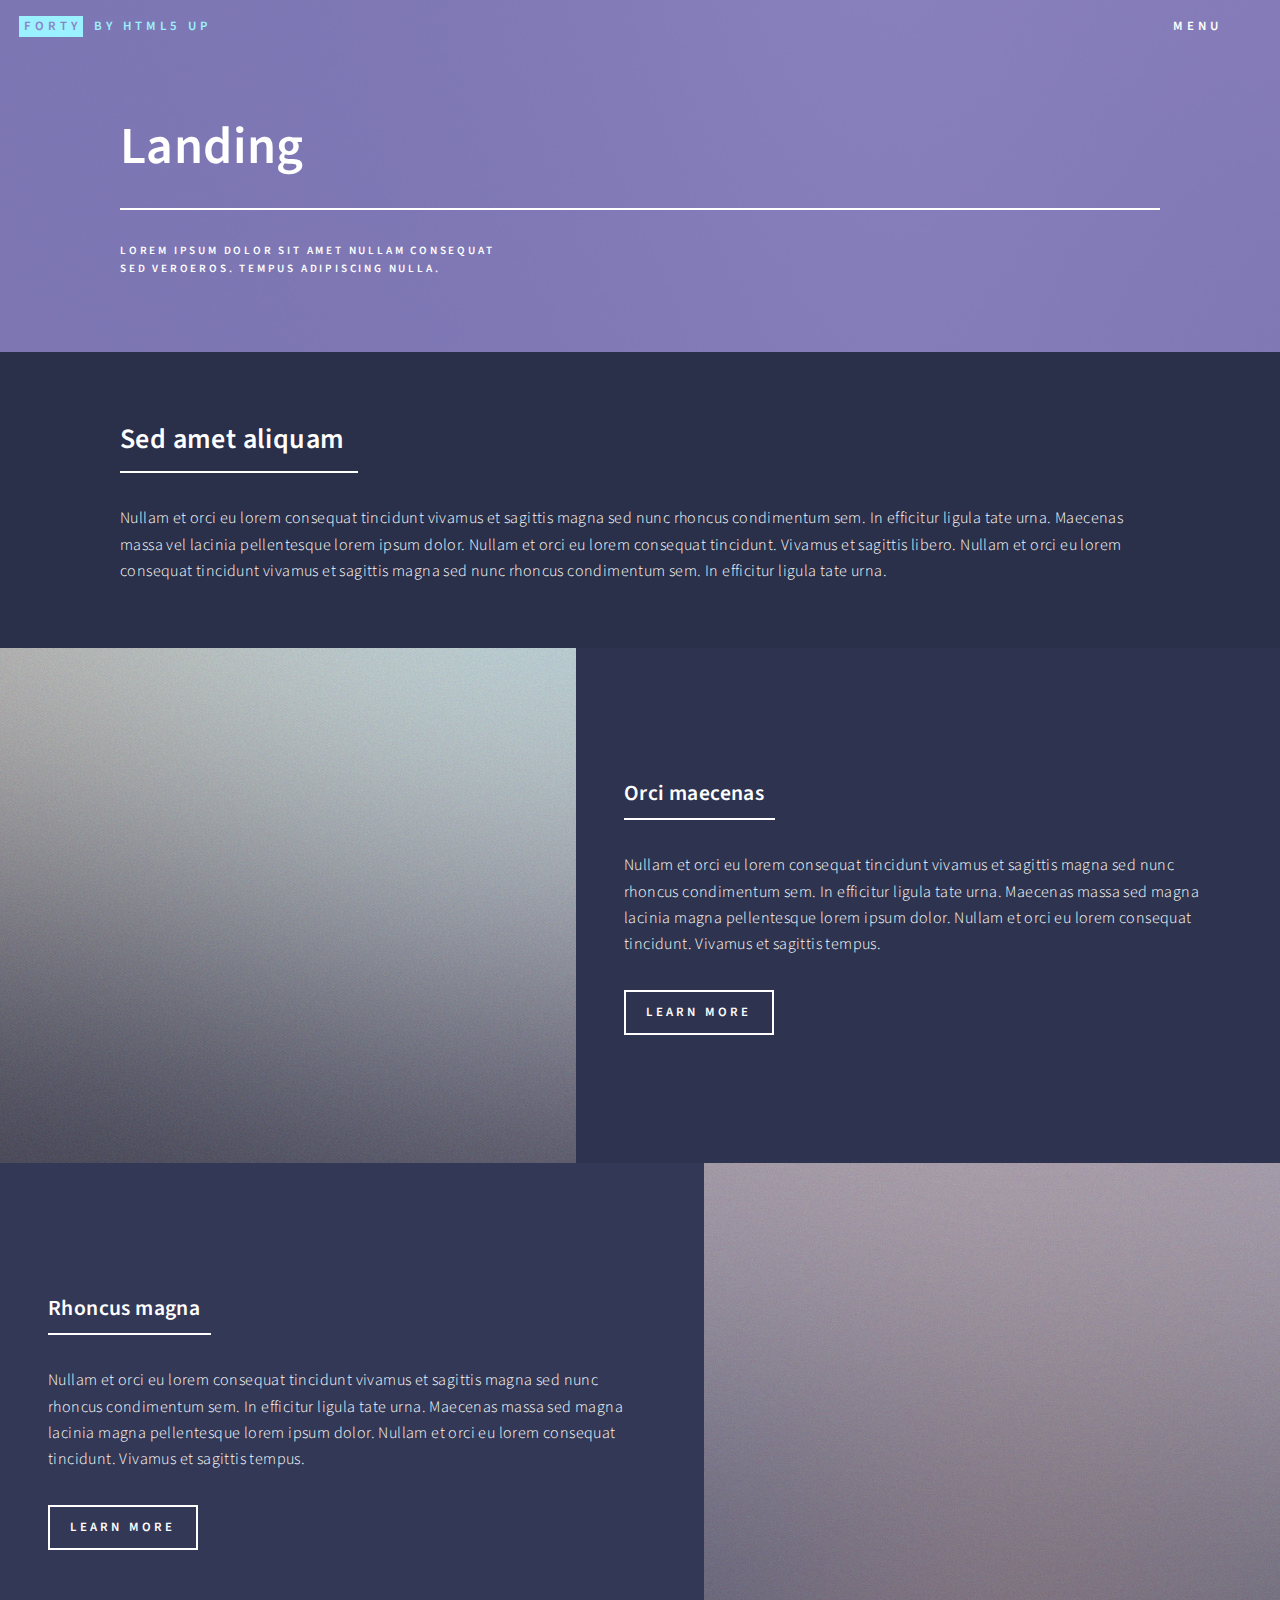
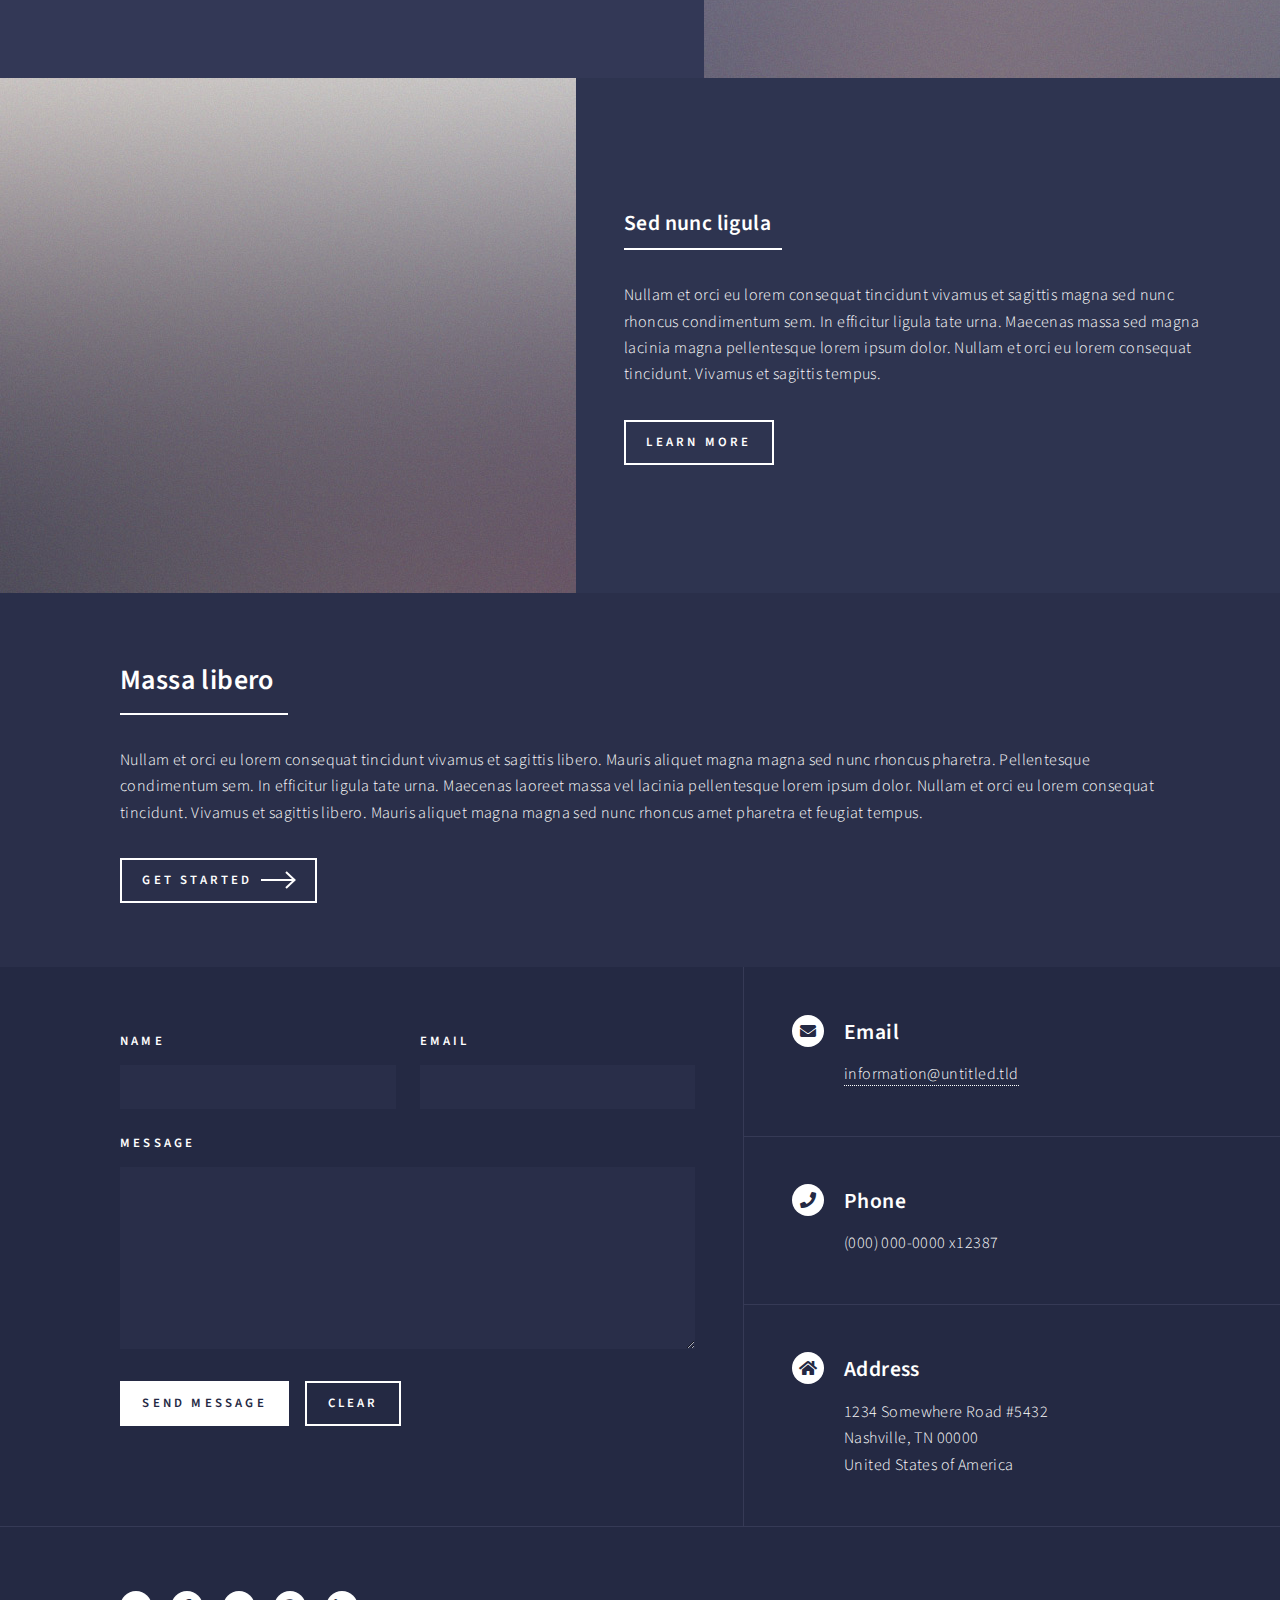
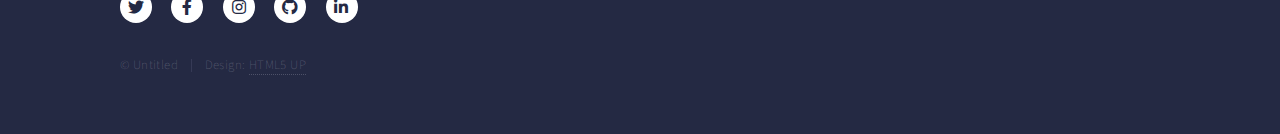
<file: landing.html>
<!DOCTYPE HTML>
<!--
	Forty by HTML5 UP
	html5up.net | @ajlkn
	Free for personal and commercial use under the CCA 3.0 license (html5up.net/license)
-->
<html>
	<head>
		<title>Landing - Forty by HTML5 UP</title>
		<meta charset="utf-8" />
		<meta name="viewport" content="width=device-width, initial-scale=1, user-scalable=no" />
		<link rel="stylesheet" href="assets/css/main.css" />
		<noscript><link rel="stylesheet" href="assets/css/noscript.css" /></noscript>
	</head>
	<body class="is-preload">

		<!-- Wrapper -->
			<div id="wrapper">

				<!-- Header -->
				<!-- Note: The "styleN" class below should match that of the banner element. -->
					<header id="header" class="alt style2">
						<a href="index.html" class="logo"><strong>Forty</strong> <span>by HTML5 UP</span></a>
						<nav>
							<a href="#menu">Menu</a>
						</nav>
					</header>

				<!-- Menu -->
					<nav id="menu">
						<ul class="links">
							<li><a href="index.html">Home</a></li>
							<li><a href="landing.html">Landing</a></li>
							<li><a href="generic.html">Generic</a></li>
							<li><a href="elements.html">Elements</a></li>
						</ul>
						<ul class="actions stacked">
							<li><a href="#" class="button primary fit">Get Started</a></li>
							<li><a href="#" class="button fit">Log In</a></li>
						</ul>
					</nav>

				<!-- Banner -->
				<!-- Note: The "styleN" class below should match that of the header element. -->
					<section id="banner" class="style2">
						<div class="inner">
							<span class="image">
								<img src="images/pic07.jpg" alt="" />
							</span>
							<header class="major">
								<h1>Landing</h1>
							</header>
							<div class="content">
								<p>Lorem ipsum dolor sit amet nullam consequat<br />
								sed veroeros. tempus adipiscing nulla.</p>
							</div>
						</div>
					</section>

				<!-- Main -->
					<div id="main">

						<!-- One -->
							<section id="one">
								<div class="inner">
									<header class="major">
										<h2>Sed amet aliquam</h2>
									</header>
									<p>Nullam et orci eu lorem consequat tincidunt vivamus et sagittis magna sed nunc rhoncus condimentum sem. In efficitur ligula tate urna. Maecenas massa vel lacinia pellentesque lorem ipsum dolor. Nullam et orci eu lorem consequat tincidunt. Vivamus et sagittis libero. Nullam et orci eu lorem consequat tincidunt vivamus et sagittis magna sed nunc rhoncus condimentum sem. In efficitur ligula tate urna.</p>
								</div>
							</section>

						<!-- Two -->
							<section id="two" class="spotlights">
								<section>
									<a href="generic.html" class="image">
										<img src="images/pic08.jpg" alt="" data-position="center center" />
									</a>
									<div class="content">
										<div class="inner">
											<header class="major">
												<h3>Orci maecenas</h3>
											</header>
											<p>Nullam et orci eu lorem consequat tincidunt vivamus et sagittis magna sed nunc rhoncus condimentum sem. In efficitur ligula tate urna. Maecenas massa sed magna lacinia magna pellentesque lorem ipsum dolor. Nullam et orci eu lorem consequat tincidunt. Vivamus et sagittis tempus.</p>
											<ul class="actions">
												<li><a href="generic.html" class="button">Learn more</a></li>
											</ul>
										</div>
									</div>
								</section>
								<section>
									<a href="generic.html" class="image">
										<img src="images/pic09.jpg" alt="" data-position="top center" />
									</a>
									<div class="content">
										<div class="inner">
											<header class="major">
												<h3>Rhoncus magna</h3>
											</header>
											<p>Nullam et orci eu lorem consequat tincidunt vivamus et sagittis magna sed nunc rhoncus condimentum sem. In efficitur ligula tate urna. Maecenas massa sed magna lacinia magna pellentesque lorem ipsum dolor. Nullam et orci eu lorem consequat tincidunt. Vivamus et sagittis tempus.</p>
											<ul class="actions">
												<li><a href="generic.html" class="button">Learn more</a></li>
											</ul>
										</div>
									</div>
								</section>
								<section>
									<a href="generic.html" class="image">
										<img src="images/pic10.jpg" alt="" data-position="25% 25%" />
									</a>
									<div class="content">
										<div class="inner">
											<header class="major">
												<h3>Sed nunc ligula</h3>
											</header>
											<p>Nullam et orci eu lorem consequat tincidunt vivamus et sagittis magna sed nunc rhoncus condimentum sem. In efficitur ligula tate urna. Maecenas massa sed magna lacinia magna pellentesque lorem ipsum dolor. Nullam et orci eu lorem consequat tincidunt. Vivamus et sagittis tempus.</p>
											<ul class="actions">
												<li><a href="generic.html" class="button">Learn more</a></li>
											</ul>
										</div>
									</div>
								</section>
							</section>

						<!-- Three -->
							<section id="three">
								<div class="inner">
									<header class="major">
										<h2>Massa libero</h2>
									</header>
									<p>Nullam et orci eu lorem consequat tincidunt vivamus et sagittis libero. Mauris aliquet magna magna sed nunc rhoncus pharetra. Pellentesque condimentum sem. In efficitur ligula tate urna. Maecenas laoreet massa vel lacinia pellentesque lorem ipsum dolor. Nullam et orci eu lorem consequat tincidunt. Vivamus et sagittis libero. Mauris aliquet magna magna sed nunc rhoncus amet pharetra et feugiat tempus.</p>
									<ul class="actions">
										<li><a href="generic.html" class="button next">Get Started</a></li>
									</ul>
								</div>
							</section>

					</div>

				<!-- Contact -->
					<section id="contact">
						<div class="inner">
							<section>
								<form method="post" action="#">
									<div class="fields">
										<div class="field half">
											<label for="name">Name</label>
											<input type="text" name="name" id="name" />
										</div>
										<div class="field half">
											<label for="email">Email</label>
											<input type="text" name="email" id="email" />
										</div>
										<div class="field">
											<label for="message">Message</label>
											<textarea name="message" id="message" rows="6"></textarea>
										</div>
									</div>
									<ul class="actions">
										<li><input type="submit" value="Send Message" class="primary" /></li>
										<li><input type="reset" value="Clear" /></li>
									</ul>
								</form>
							</section>
							<section class="split">
								<section>
									<div class="contact-method">
										<span class="icon solid alt fa-envelope"></span>
										<h3>Email</h3>
										<a href="#">information@untitled.tld</a>
									</div>
								</section>
								<section>
									<div class="contact-method">
										<span class="icon solid alt fa-phone"></span>
										<h3>Phone</h3>
										<span>(000) 000-0000 x12387</span>
									</div>
								</section>
								<section>
									<div class="contact-method">
										<span class="icon solid alt fa-home"></span>
										<h3>Address</h3>
										<span>1234 Somewhere Road #5432<br />
										Nashville, TN 00000<br />
										United States of America</span>
									</div>
								</section>
							</section>
						</div>
					</section>

				<!-- Footer -->
					<footer id="footer">
						<div class="inner">
							<ul class="icons">
								<li><a href="#" class="icon brands alt fa-twitter"><span class="label">Twitter</span></a></li>
								<li><a href="#" class="icon brands alt fa-facebook-f"><span class="label">Facebook</span></a></li>
								<li><a href="#" class="icon brands alt fa-instagram"><span class="label">Instagram</span></a></li>
								<li><a href="#" class="icon brands alt fa-github"><span class="label">GitHub</span></a></li>
								<li><a href="#" class="icon brands alt fa-linkedin-in"><span class="label">LinkedIn</span></a></li>
							</ul>
							<ul class="copyright">
								<li>&copy; Untitled</li><li>Design: <a href="https://html5up.net">HTML5 UP</a></li>
							</ul>
						</div>
					</footer>

			</div>

		<!-- Scripts -->
			<script src="assets/js/jquery.min.js"></script>
			<script src="assets/js/jquery.scrolly.min.js"></script>
			<script src="assets/js/jquery.scrollex.min.js"></script>
			<script src="assets/js/browser.min.js"></script>
			<script src="assets/js/breakpoints.min.js"></script>
			<script src="assets/js/util.js"></script>
			<script src="assets/js/main.js"></script>

	</body>
</html>
</file>
<file: assets/css/noscript.css>
/*
	Forty by HTML5 UP
	html5up.net | @ajlkn
	Free for personal and commercial use under the CCA 3.0 license (html5up.net/license)
*/

/* Banner */

	body.is-preload #banner:after {
		opacity: 0.85;
	}

	body.is-preload #banner > .inner {
		-moz-filter: none;
		-webkit-filter: none;
		-ms-filter: none;
		filter: none;
		-moz-transform: none;
		-webkit-transform: none;
		-ms-transform: none;
		transform: none;
		opacity: 1;
	}
</file>
<file: assets/css/main.css>
@import url(fontawesome-all.min.css);
@import url("https://fonts.googleapis.com/css?family=Source+Sans+Pro:300,300italic,600,600italic");

/*
	Forty by HTML5 UP
	html5up.net | @ajlkn
	Free for personal and commercial use under the CCA 3.0 license (html5up.net/license)
*/

html, body, div, span, applet, object,
iframe, h1, h2, h3, h4, h5, h6, p, blockquote,
pre, a, abbr, acronym, address, big, cite,
code, del, dfn, em, img, ins, kbd, q, s, samp,
small, strike, strong, sub, sup, tt, var, b,
u, i, center, dl, dt, dd, ol, ul, li, fieldset,
form, label, legend, table, caption, tbody,
tfoot, thead, tr, th, td, article, aside,
canvas, details, embed, figure, figcaption,
footer, header, hgroup, menu, nav, output, ruby,
section, summary, time, mark, audio, video {
	margin: 0;
	padding: 0;
	border: 0;
	font-size: 100%;
	font: inherit;
	vertical-align: baseline;}

article, aside, details, figcaption, figure,
footer, header, hgroup, menu, nav, section {
	display: block;}

body {
	line-height: 1;
}

ol, ul {
	list-style: none;
}

blockquote, q {
	quotes: none;
}

	blockquote:before, blockquote:after, q:before, q:after {
		content: '';
		content: none;
	}

table {
	border-collapse: collapse;
	border-spacing: 0;
}

body {
	-webkit-text-size-adjust: none;
}

mark {
	background-color: transparent;
	color: inherit;
}

input::-moz-focus-inner {
	border: 0;
	padding: 0;
}

input, select, textarea {
	-moz-appearance: none;
	-webkit-appearance: none;
	-ms-appearance: none;
	appearance: none;
}

/* Basic */

	@-ms-viewport {
		width: device-width;
	}

	body {
		-ms-overflow-style: scrollbar;
	}

	@media screen and (max-width: 480px) {

		html, body {
			min-width: 320px;
		}

	}

	html {
		box-sizing: border-box;
	}

	*, *:before, *:after {
		box-sizing: inherit;
	}

	body {
		background: #242943;
	}

		body.is-preload *, body.is-preload *:before, body.is-preload *:after {
			-moz-animation: none !important;
			-webkit-animation: none !important;
			-ms-animation: none !important;
			animation: none !important;
			-moz-transition: none !important;
			-webkit-transition: none !important;
			-ms-transition: none !important;
			transition: none !important;
		}

/* Type */

	body, input, select, textarea {
		color: #ffffff;
		font-family: "Source Sans Pro", Helvetica, sans-serif;
		font-size: 17pt;
		font-weight: 300;
		letter-spacing: 0.025em;
		line-height: 1.65;
	}

		@media screen and (max-width: 1680px) {

			body, input, select, textarea {
				font-size: 14pt;
			}

		}

		@media screen and (max-width: 1280px) {

			body, input, select, textarea {
				font-size: 12pt;
			}

		}

		@media screen and (max-width: 360px) {

			body, input, select, textarea {
				font-size: 11pt;
			}

		}

	a {
		-moz-transition: color 0.2s ease-in-out, border-bottom-color 0.2s ease-in-out;
		-webkit-transition: color 0.2s ease-in-out, border-bottom-color 0.2s ease-in-out;
		-ms-transition: color 0.2s ease-in-out, border-bottom-color 0.2s ease-in-out;
		transition: color 0.2s ease-in-out, border-bottom-color 0.2s ease-in-out;
		border-bottom: dotted 1px;
		color: inherit;
		text-decoration: none;
	}

		a:hover {
			border-bottom-color: transparent;
			color: #9bf1ff !important;
		}

		a:active {
			color: #53e3fb !important;
		}

	strong, b {
		color: #ffffff;
		font-weight: 600;
	}

	em, i {
		font-style: italic;
	}

	p {
		margin: 0 0 2em 0;
	}

	h1, h2, h3, h4, h5, h6 {
		color: #ffffff;
		font-weight: 600;
		line-height: 1.65;
		margin: 0 0 1em 0;
	}

		h1 a, h2 a, h3 a, h4 a, h5 a, h6 a {
			color: inherit;
			border-bottom: 0;
		}

	h1 {
		font-size: 2.5em;
	}

	h2 {
		font-size: 1.75em;
	}

	h3 {
		font-size: 1.35em;
	}

	h4 {
		font-size: 1.1em;
	}

	h5 {
		font-size: 0.9em;
	}

	h6 {
		font-size: 0.7em;
	}

	@media screen and (max-width: 736px) {

		h1 {
			font-size: 2em;
		}

		h2 {
			font-size: 1.5em;
		}

		h3 {
			font-size: 1.25em;
		}

	}

	sub {
		font-size: 0.8em;
		position: relative;
		top: 0.5em;
	}

	sup {
		font-size: 0.8em;
		position: relative;
		top: -0.5em;
	}

	blockquote {
		border-left: solid 4px rgba(212, 212, 255, 0.1);
		font-style: italic;
		margin: 0 0 2em 0;
		padding: 0.5em 0 0.5em 2em;
	}

	code {
		background: rgba(212, 212, 255, 0.035);
		font-family: "Courier New", monospace;
		font-size: 0.9em;
		margin: 0 0.25em;
		padding: 0.25em 0.65em;
	}

	pre {
		-webkit-overflow-scrolling: touch;
		font-family: "Courier New", monospace;
		font-size: 0.9em;
		margin: 0 0 2em 0;
	}

		pre code {
			display: block;
			line-height: 1.75;
			padding: 1em 1.5em;
			overflow-x: auto;
		}

	hr {
		border: 0;
		border-bottom: solid 1px rgba(212, 212, 255, 0.1);
		margin: 2em 0;
	}

		hr.major {
			margin: 3em 0;
		}

	.align-left {
		text-align: left;
	}

	.align-center {
		text-align: center;
	}

	.align-right {
		text-align: right;
	}

/* Row */

	.row {
		display: flex;
		flex-wrap: wrap;
		box-sizing: border-box;
		align-items: stretch;
	}

		.row > * {
			box-sizing: border-box;
		}

		.row.gtr-uniform > * > :last-child {
			margin-bottom: 0;
		}

		.row.aln-left {
			justify-content: flex-start;
		}

		.row.aln-center {
			justify-content: center;
		}

		.row.aln-right {
			justify-content: flex-end;
		}

		.row.aln-top {
			align-items: flex-start;
		}

		.row.aln-middle {
			align-items: center;
		}

		.row.aln-bottom {
			align-items: flex-end;
		}

		.row > .imp {
			order: -1;
		}

		.row > .col-1 {
			width: 8.33333%;
		}

		.row > .off-1 {
			margin-left: 8.33333%;
		}

		.row > .col-2 {
			width: 16.66667%;
		}

		.row > .off-2 {
			margin-left: 16.66667%;
		}

		.row > .col-3 {
			width: 25%;
		}

		.row > .off-3 {
			margin-left: 25%;
		}

		.row > .col-4 {
			width: 33.33333%;
		}

		.row > .off-4 {
			margin-left: 33.33333%;
		}

		.row > .col-5 {
			width: 41.66667%;
		}

		.row > .off-5 {
			margin-left: 41.66667%;
		}

		.row > .col-6 {
			width: 50%;
		}

		.row > .off-6 {
			margin-left: 50%;
		}

		.row > .col-7 {
			width: 58.33333%;
		}

		.row > .off-7 {
			margin-left: 58.33333%;
		}

		.row > .col-8 {
			width: 66.66667%;
		}

		.row > .off-8 {
			margin-left: 66.66667%;
		}

		.row > .col-9 {
			width: 75%;
		}

		.row > .off-9 {
			margin-left: 75%;
		}

		.row > .col-10 {
			width: 83.33333%;
		}

		.row > .off-10 {
			margin-left: 83.33333%;
		}

		.row > .col-11 {
			width: 91.66667%;
		}

		.row > .off-11 {
			margin-left: 91.66667%;
		}

		.row > .col-12 {
			width: 100%;
		}

		.row > .off-12 {
			margin-left: 100%;
		}

		.row.gtr-0 {
			margin-top: 0;
			margin-left: 0em;
		}

			.row.gtr-0 > * {
				padding: 0 0 0 0em;
			}

			.row.gtr-0.gtr-uniform {
				margin-top: 0em;
			}

				.row.gtr-0.gtr-uniform > * {
					padding-top: 0em;
				}

		.row.gtr-25 {
			margin-top: 0;
			margin-left: -0.5em;
		}

			.row.gtr-25 > * {
				padding: 0 0 0 0.5em;
			}

			.row.gtr-25.gtr-uniform {
				margin-top: -0.5em;
			}

				.row.gtr-25.gtr-uniform > * {
					padding-top: 0.5em;
				}

		.row.gtr-50 {
			margin-top: 0;
			margin-left: -1em;
		}

			.row.gtr-50 > * {
				padding: 0 0 0 1em;
			}

			.row.gtr-50.gtr-uniform {
				margin-top: -1em;
			}

				.row.gtr-50.gtr-uniform > * {
					padding-top: 1em;
				}

		.row {
			margin-top: 0;
			margin-left: -2em;
		}

			.row > * {
				padding: 0 0 0 2em;
			}

			.row.gtr-uniform {
				margin-top: -2em;
			}

				.row.gtr-uniform > * {
					padding-top: 2em;
				}

		.row.gtr-150 {
			margin-top: 0;
			margin-left: -3em;
		}

			.row.gtr-150 > * {
				padding: 0 0 0 3em;
			}

			.row.gtr-150.gtr-uniform {
				margin-top: -3em;
			}

				.row.gtr-150.gtr-uniform > * {
					padding-top: 3em;
				}

		.row.gtr-200 {
			margin-top: 0;
			margin-left: -4em;
		}

			.row.gtr-200 > * {
				padding: 0 0 0 4em;
			}

			.row.gtr-200.gtr-uniform {
				margin-top: -4em;
			}

				.row.gtr-200.gtr-uniform > * {
					padding-top: 4em;
				}

		@media screen and (max-width: 1680px) {

			.row {
				display: flex;
				flex-wrap: wrap;
				box-sizing: border-box;
				align-items: stretch;
			}

				.row > * {
					box-sizing: border-box;
				}

				.row.gtr-uniform > * > :last-child {
					margin-bottom: 0;
				}

				.row.aln-left {
					justify-content: flex-start;
				}

				.row.aln-center {
					justify-content: center;
				}

				.row.aln-right {
					justify-content: flex-end;
				}

				.row.aln-top {
					align-items: flex-start;
				}

				.row.aln-middle {
					align-items: center;
				}

				.row.aln-bottom {
					align-items: flex-end;
				}

				.row > .imp-xlarge {
					order: -1;
				}

				.row > .col-1-xlarge {
					width: 8.33333%;
				}

				.row > .off-1-xlarge {
					margin-left: 8.33333%;
				}

				.row > .col-2-xlarge {
					width: 16.66667%;
				}

				.row > .off-2-xlarge {
					margin-left: 16.66667%;
				}

				.row > .col-3-xlarge {
					width: 25%;
				}

				.row > .off-3-xlarge {
					margin-left: 25%;
				}

				.row > .col-4-xlarge {
					width: 33.33333%;
				}

				.row > .off-4-xlarge {
					margin-left: 33.33333%;
				}

				.row > .col-5-xlarge {
					width: 41.66667%;
				}

				.row > .off-5-xlarge {
					margin-left: 41.66667%;
				}

				.row > .col-6-xlarge {
					width: 50%;
				}

				.row > .off-6-xlarge {
					margin-left: 50%;
				}

				.row > .col-7-xlarge {
					width: 58.33333%;
				}

				.row > .off-7-xlarge {
					margin-left: 58.33333%;
				}

				.row > .col-8-xlarge {
					width: 66.66667%;
				}

				.row > .off-8-xlarge {
					margin-left: 66.66667%;
				}

				.row > .col-9-xlarge {
					width: 75%;
				}

				.row > .off-9-xlarge {
					margin-left: 75%;
				}

				.row > .col-10-xlarge {
					width: 83.33333%;
				}

				.row > .off-10-xlarge {
					margin-left: 83.33333%;
				}

				.row > .col-11-xlarge {
					width: 91.66667%;
				}

				.row > .off-11-xlarge {
					margin-left: 91.66667%;
				}

				.row > .col-12-xlarge {
					width: 100%;
				}

				.row > .off-12-xlarge {
					margin-left: 100%;
				}

				.row.gtr-0 {
					margin-top: 0;
					margin-left: 0em;
				}

					.row.gtr-0 > * {
						padding: 0 0 0 0em;
					}

					.row.gtr-0.gtr-uniform {
						margin-top: 0em;
					}

						.row.gtr-0.gtr-uniform > * {
							padding-top: 0em;
						}

				.row.gtr-25 {
					margin-top: 0;
					margin-left: -0.5em;
				}

					.row.gtr-25 > * {
						padding: 0 0 0 0.5em;
					}

					.row.gtr-25.gtr-uniform {
						margin-top: -0.5em;
					}

						.row.gtr-25.gtr-uniform > * {
							padding-top: 0.5em;
						}

				.row.gtr-50 {
					margin-top: 0;
					margin-left: -1em;
				}

					.row.gtr-50 > * {
						padding: 0 0 0 1em;
					}

					.row.gtr-50.gtr-uniform {
						margin-top: -1em;
					}

						.row.gtr-50.gtr-uniform > * {
							padding-top: 1em;
						}

				.row {
					margin-top: 0;
					margin-left: -2em;
				}

					.row > * {
						padding: 0 0 0 2em;
					}

					.row.gtr-uniform {
						margin-top: -2em;
					}

						.row.gtr-uniform > * {
							padding-top: 2em;
						}

				.row.gtr-150 {
					margin-top: 0;
					margin-left: -3em;
				}

					.row.gtr-150 > * {
						padding: 0 0 0 3em;
					}

					.row.gtr-150.gtr-uniform {
						margin-top: -3em;
					}

						.row.gtr-150.gtr-uniform > * {
							padding-top: 3em;
						}

				.row.gtr-200 {
					margin-top: 0;
					margin-left: -4em;
				}

					.row.gtr-200 > * {
						padding: 0 0 0 4em;
					}

					.row.gtr-200.gtr-uniform {
						margin-top: -4em;
					}

						.row.gtr-200.gtr-uniform > * {
							padding-top: 4em;
						}

		}

		@media screen and (max-width: 1280px) {

			.row {
				display: flex;
				flex-wrap: wrap;
				box-sizing: border-box;
				align-items: stretch;
			}

				.row > * {
					box-sizing: border-box;
				}

				.row.gtr-uniform > * > :last-child {
					margin-bottom: 0;
				}

				.row.aln-left {
					justify-content: flex-start;
				}

				.row.aln-center {
					justify-content: center;
				}

				.row.aln-right {
					justify-content: flex-end;
				}

				.row.aln-top {
					align-items: flex-start;
				}

				.row.aln-middle {
					align-items: center;
				}

				.row.aln-bottom {
					align-items: flex-end;
				}

				.row > .imp-large {
					order: -1;
				}

				.row > .col-1-large {
					width: 8.33333%;
				}

				.row > .off-1-large {
					margin-left: 8.33333%;
				}

				.row > .col-2-large {
					width: 16.66667%;
				}

				.row > .off-2-large {
					margin-left: 16.66667%;
				}

				.row > .col-3-large {
					width: 25%;
				}

				.row > .off-3-large {
					margin-left: 25%;
				}

				.row > .col-4-large {
					width: 33.33333%;
				}

				.row > .off-4-large {
					margin-left: 33.33333%;
				}

				.row > .col-5-large {
					width: 41.66667%;
				}

				.row > .off-5-large {
					margin-left: 41.66667%;
				}

				.row > .col-6-large {
					width: 50%;
				}

				.row > .off-6-large {
					margin-left: 50%;
				}

				.row > .col-7-large {
					width: 58.33333%;
				}

				.row > .off-7-large {
					margin-left: 58.33333%;
				}

				.row > .col-8-large {
					width: 66.66667%;
				}

				.row > .off-8-large {
					margin-left: 66.66667%;
				}

				.row > .col-9-large {
					width: 75%;
				}

				.row > .off-9-large {
					margin-left: 75%;
				}

				.row > .col-10-large {
					width: 83.33333%;
				}

				.row > .off-10-large {
					margin-left: 83.33333%;
				}

				.row > .col-11-large {
					width: 91.66667%;
				}

				.row > .off-11-large {
					margin-left: 91.66667%;
				}

				.row > .col-12-large {
					width: 100%;
				}

				.row > .off-12-large {
					margin-left: 100%;
				}

				.row.gtr-0 {
					margin-top: 0;
					margin-left: 0em;
				}

					.row.gtr-0 > * {
						padding: 0 0 0 0em;
					}

					.row.gtr-0.gtr-uniform {
						margin-top: 0em;
					}

						.row.gtr-0.gtr-uniform > * {
							padding-top: 0em;
						}

				.row.gtr-25 {
					margin-top: 0;
					margin-left: -0.375em;
				}

					.row.gtr-25 > * {
						padding: 0 0 0 0.375em;
					}

					.row.gtr-25.gtr-uniform {
						margin-top: -0.375em;
					}

						.row.gtr-25.gtr-uniform > * {
							padding-top: 0.375em;
						}

				.row.gtr-50 {
					margin-top: 0;
					margin-left: -0.75em;
				}

					.row.gtr-50 > * {
						padding: 0 0 0 0.75em;
					}

					.row.gtr-50.gtr-uniform {
						margin-top: -0.75em;
					}

						.row.gtr-50.gtr-uniform > * {
							padding-top: 0.75em;
						}

				.row {
					margin-top: 0;
					margin-left: -1.5em;
				}

					.row > * {
						padding: 0 0 0 1.5em;
					}

					.row.gtr-uniform {
						margin-top: -1.5em;
					}

						.row.gtr-uniform > * {
							padding-top: 1.5em;
						}

				.row.gtr-150 {
					margin-top: 0;
					margin-left: -2.25em;
				}

					.row.gtr-150 > * {
						padding: 0 0 0 2.25em;
					}

					.row.gtr-150.gtr-uniform {
						margin-top: -2.25em;
					}

						.row.gtr-150.gtr-uniform > * {
							padding-top: 2.25em;
						}

				.row.gtr-200 {
					margin-top: 0;
					margin-left: -3em;
				}

					.row.gtr-200 > * {
						padding: 0 0 0 3em;
					}

					.row.gtr-200.gtr-uniform {
						margin-top: -3em;
					}

						.row.gtr-200.gtr-uniform > * {
							padding-top: 3em;
						}

		}

		@media screen and (max-width: 980px) {

			.row {
				display: flex;
				flex-wrap: wrap;
				box-sizing: border-box;
				align-items: stretch;
			}

				.row > * {
					box-sizing: border-box;
				}

				.row.gtr-uniform > * > :last-child {
					margin-bottom: 0;
				}

				.row.aln-left {
					justify-content: flex-start;
				}

				.row.aln-center {
					justify-content: center;
				}

				.row.aln-right {
					justify-content: flex-end;
				}

				.row.aln-top {
					align-items: flex-start;
				}

				.row.aln-middle {
					align-items: center;
				}

				.row.aln-bottom {
					align-items: flex-end;
				}

				.row > .imp-medium {
					order: -1;
				}

				.row > .col-1-medium {
					width: 8.33333%;
				}

				.row > .off-1-medium {
					margin-left: 8.33333%;
				}

				.row > .col-2-medium {
					width: 16.66667%;
				}

				.row > .off-2-medium {
					margin-left: 16.66667%;
				}

				.row > .col-3-medium {
					width: 25%;
				}

				.row > .off-3-medium {
					margin-left: 25%;
				}

				.row > .col-4-medium {
					width: 33.33333%;
				}

				.row > .off-4-medium {
					margin-left: 33.33333%;
				}

				.row > .col-5-medium {
					width: 41.66667%;
				}

				.row > .off-5-medium {
					margin-left: 41.66667%;
				}

				.row > .col-6-medium {
					width: 50%;
				}

				.row > .off-6-medium {
					margin-left: 50%;
				}

				.row > .col-7-medium {
					width: 58.33333%;
				}

				.row > .off-7-medium {
					margin-left: 58.33333%;
				}

				.row > .col-8-medium {
					width: 66.66667%;
				}

				.row > .off-8-medium {
					margin-left: 66.66667%;
				}

				.row > .col-9-medium {
					width: 75%;
				}

				.row > .off-9-medium {
					margin-left: 75%;
				}

				.row > .col-10-medium {
					width: 83.33333%;
				}

				.row > .off-10-medium {
					margin-left: 83.33333%;
				}

				.row > .col-11-medium {
					width: 91.66667%;
				}

				.row > .off-11-medium {
					margin-left: 91.66667%;
				}

				.row > .col-12-medium {
					width: 100%;
				}

				.row > .off-12-medium {
					margin-left: 100%;
				}

				.row.gtr-0 {
					margin-top: 0;
					margin-left: 0em;
				}

					.row.gtr-0 > * {
						padding: 0 0 0 0em;
					}

					.row.gtr-0.gtr-uniform {
						margin-top: 0em;
					}

						.row.gtr-0.gtr-uniform > * {
							padding-top: 0em;
						}

				.row.gtr-25 {
					margin-top: 0;
					margin-left: -0.375em;
				}

					.row.gtr-25 > * {
						padding: 0 0 0 0.375em;
					}

					.row.gtr-25.gtr-uniform {
						margin-top: -0.375em;
					}

						.row.gtr-25.gtr-uniform > * {
							padding-top: 0.375em;
						}

				.row.gtr-50 {
					margin-top: 0;
					margin-left: -0.75em;
				}

					.row.gtr-50 > * {
						padding: 0 0 0 0.75em;
					}

					.row.gtr-50.gtr-uniform {
						margin-top: -0.75em;
					}

						.row.gtr-50.gtr-uniform > * {
							padding-top: 0.75em;
						}

				.row {
					margin-top: 0;
					margin-left: -1.5em;
				}

					.row > * {
						padding: 0 0 0 1.5em;
					}

					.row.gtr-uniform {
						margin-top: -1.5em;
					}

						.row.gtr-uniform > * {
							padding-top: 1.5em;
						}

				.row.gtr-150 {
					margin-top: 0;
					margin-left: -2.25em;
				}

					.row.gtr-150 > * {
						padding: 0 0 0 2.25em;
					}

					.row.gtr-150.gtr-uniform {
						margin-top: -2.25em;
					}

						.row.gtr-150.gtr-uniform > * {
							padding-top: 2.25em;
						}

				.row.gtr-200 {
					margin-top: 0;
					margin-left: -3em;
				}

					.row.gtr-200 > * {
						padding: 0 0 0 3em;
					}

					.row.gtr-200.gtr-uniform {
						margin-top: -3em;
					}

						.row.gtr-200.gtr-uniform > * {
							padding-top: 3em;
						}

		}

		@media screen and (max-width: 736px) {

			.row {
				display: flex;
				flex-wrap: wrap;
				box-sizing: border-box;
				align-items: stretch;
			}

				.row > * {
					box-sizing: border-box;
				}

				.row.gtr-uniform > * > :last-child {
					margin-bottom: 0;
				}

				.row.aln-left {
					justify-content: flex-start;
				}

				.row.aln-center {
					justify-content: center;
				}

				.row.aln-right {
					justify-content: flex-end;
				}

				.row.aln-top {
					align-items: flex-start;
				}

				.row.aln-middle {
					align-items: center;
				}

				.row.aln-bottom {
					align-items: flex-end;
				}

				.row > .imp-small {
					order: -1;
				}

				.row > .col-1-small {
					width: 8.33333%;
				}

				.row > .off-1-small {
					margin-left: 8.33333%;
				}

				.row > .col-2-small {
					width: 16.66667%;
				}

				.row > .off-2-small {
					margin-left: 16.66667%;
				}

				.row > .col-3-small {
					width: 25%;
				}

				.row > .off-3-small {
					margin-left: 25%;
				}

				.row > .col-4-small {
					width: 33.33333%;
				}

				.row > .off-4-small {
					margin-left: 33.33333%;
				}

				.row > .col-5-small {
					width: 41.66667%;
				}

				.row > .off-5-small {
					margin-left: 41.66667%;
				}

				.row > .col-6-small {
					width: 50%;
				}

				.row > .off-6-small {
					margin-left: 50%;
				}

				.row > .col-7-small {
					width: 58.33333%;
				}

				.row > .off-7-small {
					margin-left: 58.33333%;
				}

				.row > .col-8-small {
					width: 66.66667%;
				}

				.row > .off-8-small {
					margin-left: 66.66667%;
				}

				.row > .col-9-small {
					width: 75%;
				}

				.row > .off-9-small {
					margin-left: 75%;
				}

				.row > .col-10-small {
					width: 83.33333%;
				}

				.row > .off-10-small {
					margin-left: 83.33333%;
				}

				.row > .col-11-small {
					width: 91.66667%;
				}

				.row > .off-11-small {
					margin-left: 91.66667%;
				}

				.row > .col-12-small {
					width: 100%;
				}

				.row > .off-12-small {
					margin-left: 100%;
				}

				.row.gtr-0 {
					margin-top: 0;
					margin-left: 0em;
				}

					.row.gtr-0 > * {
						padding: 0 0 0 0em;
					}

					.row.gtr-0.gtr-uniform {
						margin-top: 0em;
					}

						.row.gtr-0.gtr-uniform > * {
							padding-top: 0em;
						}

				.row.gtr-25 {
					margin-top: 0;
					margin-left: -0.3125em;
				}

					.row.gtr-25 > * {
						padding: 0 0 0 0.3125em;
					}

					.row.gtr-25.gtr-uniform {
						margin-top: -0.3125em;
					}

						.row.gtr-25.gtr-uniform > * {
							padding-top: 0.3125em;
						}

				.row.gtr-50 {
					margin-top: 0;
					margin-left: -0.625em;
				}

					.row.gtr-50 > * {
						padding: 0 0 0 0.625em;
					}

					.row.gtr-50.gtr-uniform {
						margin-top: -0.625em;
					}

						.row.gtr-50.gtr-uniform > * {
							padding-top: 0.625em;
						}

				.row {
					margin-top: 0;
					margin-left: -1.25em;
				}

					.row > * {
						padding: 0 0 0 1.25em;
					}

					.row.gtr-uniform {
						margin-top: -1.25em;
					}

						.row.gtr-uniform > * {
							padding-top: 1.25em;
						}

				.row.gtr-150 {
					margin-top: 0;
					margin-left: -1.875em;
				}

					.row.gtr-150 > * {
						padding: 0 0 0 1.875em;
					}

					.row.gtr-150.gtr-uniform {
						margin-top: -1.875em;
					}

						.row.gtr-150.gtr-uniform > * {
							padding-top: 1.875em;
						}

				.row.gtr-200 {
					margin-top: 0;
					margin-left: -2.5em;
				}

					.row.gtr-200 > * {
						padding: 0 0 0 2.5em;
					}

					.row.gtr-200.gtr-uniform {
						margin-top: -2.5em;
					}

						.row.gtr-200.gtr-uniform > * {
							padding-top: 2.5em;
						}

		}

		@media screen and (max-width: 480px) {

			.row {
				display: flex;
				flex-wrap: wrap;
				box-sizing: border-box;
				align-items: stretch;
			}

				.row > * {
					box-sizing: border-box;
				}

				.row.gtr-uniform > * > :last-child {
					margin-bottom: 0;
				}

				.row.aln-left {
					justify-content: flex-start;
				}

				.row.aln-center {
					justify-content: center;
				}

				.row.aln-right {
					justify-content: flex-end;
				}

				.row.aln-top {
					align-items: flex-start;
				}

				.row.aln-middle {
					align-items: center;
				}

				.row.aln-bottom {
					align-items: flex-end;
				}

				.row > .imp-xsmall {
					order: -1;
				}

				.row > .col-1-xsmall {
					width: 8.33333%;
				}

				.row > .off-1-xsmall {
					margin-left: 8.33333%;
				}

				.row > .col-2-xsmall {
					width: 16.66667%;
				}

				.row > .off-2-xsmall {
					margin-left: 16.66667%;
				}

				.row > .col-3-xsmall {
					width: 25%;
				}

				.row > .off-3-xsmall {
					margin-left: 25%;
				}

				.row > .col-4-xsmall {
					width: 33.33333%;
				}

				.row > .off-4-xsmall {
					margin-left: 33.33333%;
				}

				.row > .col-5-xsmall {
					width: 41.66667%;
				}

				.row > .off-5-xsmall {
					margin-left: 41.66667%;
				}

				.row > .col-6-xsmall {
					width: 50%;
				}

				.row > .off-6-xsmall {
					margin-left: 50%;
				}

				.row > .col-7-xsmall {
					width: 58.33333%;
				}

				.row > .off-7-xsmall {
					margin-left: 58.33333%;
				}

				.row > .col-8-xsmall {
					width: 66.66667%;
				}

				.row > .off-8-xsmall {
					margin-left: 66.66667%;
				}

				.row > .col-9-xsmall {
					width: 75%;
				}

				.row > .off-9-xsmall {
					margin-left: 75%;
				}

				.row > .col-10-xsmall {
					width: 83.33333%;
				}

				.row > .off-10-xsmall {
					margin-left: 83.33333%;
				}

				.row > .col-11-xsmall {
					width: 91.66667%;
				}

				.row > .off-11-xsmall {
					margin-left: 91.66667%;
				}

				.row > .col-12-xsmall {
					width: 100%;
				}

				.row > .off-12-xsmall {
					margin-left: 100%;
				}

				.row.gtr-0 {
					margin-top: 0;
					margin-left: 0em;
				}

					.row.gtr-0 > * {
						padding: 0 0 0 0em;
					}

					.row.gtr-0.gtr-uniform {
						margin-top: 0em;
					}

						.row.gtr-0.gtr-uniform > * {
							padding-top: 0em;
						}

				.row.gtr-25 {
					margin-top: 0;
					margin-left: -0.3125em;
				}

					.row.gtr-25 > * {
						padding: 0 0 0 0.3125em;
					}

					.row.gtr-25.gtr-uniform {
						margin-top: -0.3125em;
					}

						.row.gtr-25.gtr-uniform > * {
							padding-top: 0.3125em;
						}

				.row.gtr-50 {
					margin-top: 0;
					margin-left: -0.625em;
				}

					.row.gtr-50 > * {
						padding: 0 0 0 0.625em;
					}

					.row.gtr-50.gtr-uniform {
						margin-top: -0.625em;
					}

						.row.gtr-50.gtr-uniform > * {
							padding-top: 0.625em;
						}

				.row {
					margin-top: 0;
					margin-left: -1.25em;
				}

					.row > * {
						padding: 0 0 0 1.25em;
					}

					.row.gtr-uniform {
						margin-top: -1.25em;
					}

						.row.gtr-uniform > * {
							padding-top: 1.25em;
						}

				.row.gtr-150 {
					margin-top: 0;
					margin-left: -1.875em;
				}

					.row.gtr-150 > * {
						padding: 0 0 0 1.875em;
					}

					.row.gtr-150.gtr-uniform {
						margin-top: -1.875em;
					}

						.row.gtr-150.gtr-uniform > * {
							padding-top: 1.875em;
						}

				.row.gtr-200 {
					margin-top: 0;
					margin-left: -2.5em;
				}

					.row.gtr-200 > * {
						padding: 0 0 0 2.5em;
					}

					.row.gtr-200.gtr-uniform {
						margin-top: -2.5em;
					}

						.row.gtr-200.gtr-uniform > * {
							padding-top: 2.5em;
						}

		}

/* Section/Article */

	section.special, article.special {
		text-align: center;
	}

	header.major {
		width: -moz-max-content;
		width: -webkit-max-content;
		width: -ms-max-content;
		width: max-content;
		margin-bottom: 2em;
	}

		header.major > :first-child {
			margin-bottom: 0;
			width: calc(100% + 0.5em);
		}

			header.major > :first-child:after {
				content: '';
				background-color: #ffffff;
				display: block;
				height: 2px;
				margin: 0.325em 0 0.5em 0;
				width: 100%;
			}

		header.major > p {
			font-size: 0.7em;
			font-weight: 600;
			letter-spacing: 0.25em;
			margin-bottom: 0;
			text-transform: uppercase;
		}

		body.is-ie header.major > :first-child:after {
			max-width: 9em;
		}

		body.is-ie header.major > h1:after {
			max-width: 100% !important;
		}

	@media screen and (max-width: 736px) {

		header.major > p br {
			display: none;
		}

	}

/* Form */

	form {
		margin: 0 0 2em 0;
	}

		form > :last-child {
			margin-bottom: 0;
		}

		form > .fields {
			display: -moz-flex;
			display: -webkit-flex;
			display: -ms-flex;
			display: flex;
			-moz-flex-wrap: wrap;
			-webkit-flex-wrap: wrap;
			-ms-flex-wrap: wrap;
			flex-wrap: wrap;
			width: calc(100% + 3em);
			margin: -1.5em 0 2em -1.5em;
		}

			form > .fields > .field {
				-moz-flex-grow: 0;
				-webkit-flex-grow: 0;
				-ms-flex-grow: 0;
				flex-grow: 0;
				-moz-flex-shrink: 0;
				-webkit-flex-shrink: 0;
				-ms-flex-shrink: 0;
				flex-shrink: 0;
				padding: 1.5em 0 0 1.5em;
				width: calc(100% - 1.5em);
			}

				form > .fields > .field.half {
					width: calc(50% - 0.75em);
				}

				form > .fields > .field.third {
					width: calc(100%/3 - 0.5em);
				}

				form > .fields > .field.quarter {
					width: calc(25% - 0.375em);
				}

		@media screen and (max-width: 480px) {

			form > .fields {
				width: calc(100% + 3em);
				margin: -1.5em 0 2em -1.5em;
			}

				form > .fields > .field {
					padding: 1.5em 0 0 1.5em;
					width: calc(100% - 1.5em);
				}

					form > .fields > .field.half {
						width: calc(100% - 1.5em);
					}

					form > .fields > .field.third {
						width: calc(100% - 1.5em);
					}

					form > .fields > .field.quarter {
						width: calc(100% - 1.5em);
					}

		}

	label {
		color: #ffffff;
		display: block;
		font-size: 0.8em;
		font-weight: 600;
		letter-spacing: 0.25em;
		margin: 0 0 1em 0;
		text-transform: uppercase;
	}

	input[type="text"],
	input[type="password"],
	input[type="email"],
	input[type="tel"],
	input[type="search"],
	input[type="url"],
	select,
	textarea {
		-moz-appearance: none;
		-webkit-appearance: none;
		-ms-appearance: none;
		appearance: none;
		background: rgba(212, 212, 255, 0.035);
		border: none;
		border-radius: 0;
		color: inherit;
		display: block;
		outline: 0;
		padding: 0 1em;
		text-decoration: none;
		width: 100%;
	}

		input[type="text"]:invalid,
		input[type="password"]:invalid,
		input[type="email"]:invalid,
		input[type="tel"]:invalid,
		input[type="search"]:invalid,
		input[type="url"]:invalid,
		select:invalid,
		textarea:invalid {
			box-shadow: none;
		}

		input[type="text"]:focus,
		input[type="password"]:focus,
		input[type="email"]:focus,
		input[type="tel"]:focus,
		input[type="search"]:focus,
		input[type="url"]:focus,
		select:focus,
		textarea:focus {
			border-color: #9bf1ff;
			box-shadow: 0 0 0 2px #9bf1ff;
		}

	select {
		background-size: 1.25rem;
		background-repeat: no-repeat;
		background-position: calc(100% - 1rem) center;
		height: 2.75em;
		padding-right: 2.75em;
		text-overflow: ellipsis;
	}

		select option {
			color: #ffffff;
			background: #242943;
		}

		select:focus::-ms-value {
			background-color: transparent;
		}

		select::-ms-expand {
			display: none;
		}

	input[type="text"],
	input[type="password"],
	input[type="email"],
	input[type="tel"],
	input[type="search"],
	input[type="url"],
	select {
		height: 2.75em;
	}

	textarea {
		padding: 0.75em 1em;
	}

	input[type="checkbox"],
	input[type="radio"] {
		-moz-appearance: none;
		-webkit-appearance: none;
		-ms-appearance: none;
		appearance: none;
		display: block;
		float: left;
		margin-right: -2em;
		opacity: 0;
		width: 1em;
		z-index: -1;
	}

		input[type="checkbox"] + label,
		input[type="radio"] + label {
			text-decoration: none;
			color: #ffffff;
			cursor: pointer;
			display: inline-block;
			font-weight: 300;
			padding-left: 2.65em;
			padding-right: 0.75em;
			position: relative;
		}

			input[type="checkbox"] + label:before,
			input[type="radio"] + label:before {
				-moz-osx-font-smoothing: grayscale;
				-webkit-font-smoothing: antialiased;
				display: inline-block;
				font-style: normal;
				font-variant: normal;
				text-rendering: auto;
				line-height: 1;
				text-transform: none !important;
				font-family: 'Font Awesome 5 Free';
				font-weight: 900;
			}

			input[type="checkbox"] + label:before,
			input[type="radio"] + label:before {
				background: rgba(212, 212, 255, 0.035);
				content: '';
				display: inline-block;
				font-size: 0.8em;
				height: 2.0625em;
				left: 0;
				letter-spacing: 0;
				line-height: 2.0625em;
				position: absolute;
				text-align: center;
				top: 0;
				width: 2.0625em;
			}

		input[type="checkbox"]:checked + label:before,
		input[type="radio"]:checked + label:before {
			background: #ffffff;
			border-color: #9bf1ff;
			content: '\f00c';
			color: #242943;
		}

		input[type="checkbox"]:focus + label:before,
		input[type="radio"]:focus + label:before {
			box-shadow: 0 0 0 2px #9bf1ff;
		}

	input[type="radio"] + label:before {
		border-radius: 100%;
	}

	::-webkit-input-placeholder {
		color: rgba(244, 244, 255, 0.2) !important;
		opacity: 1.0;
	}

	:-moz-placeholder {
		color: rgba(244, 244, 255, 0.2) !important;
		opacity: 1.0;
	}

	::-moz-placeholder {
		color: rgba(244, 244, 255, 0.2) !important;
		opacity: 1.0;
	}

	:-ms-input-placeholder {
		color: rgba(244, 244, 255, 0.2) !important;
		opacity: 1.0;
	}

/* Box */

	.box {
		border: solid 1px rgba(212, 212, 255, 0.1);
		margin-bottom: 2em;
		padding: 1.5em;
	}

		.box > :last-child,
		.box > :last-child > :last-child,
		.box > :last-child > :last-child > :last-child {
			margin-bottom: 0;
		}

		.box.alt {
			border: 0;
			border-radius: 0;
			padding: 0;
		}

/* Icon */

	.icon {
		text-decoration: none;
		border-bottom: none;
		position: relative;
	}

		.icon:before {
			-moz-osx-font-smoothing: grayscale;
			-webkit-font-smoothing: antialiased;
			display: inline-block;
			font-style: normal;
			font-variant: normal;
			text-rendering: auto;
			line-height: 1;
			text-transform: none !important;
			font-family: 'Font Awesome 5 Free';
			font-weight: 400;
		}

		.icon > .label {
			display: none;
		}

		.icon:before {
			line-height: inherit;
		}

		.icon.solid:before {
			font-weight: 900;
		}

		.icon.brands:before {
			font-family: 'Font Awesome 5 Brands';
		}

		.icon.alt:before {
			background-color: #ffffff;
			border-radius: 100%;
			color: #242943;
			display: inline-block;
			height: 2em;
			line-height: 2em;
			text-align: center;
			width: 2em;
		}

	a.icon.alt:before {
		-moz-transition: background-color 0.2s ease-in-out;
		-webkit-transition: background-color 0.2s ease-in-out;
		-ms-transition: background-color 0.2s ease-in-out;
		transition: background-color 0.2s ease-in-out;
	}

	a.icon.alt:hover:before {
		background-color: #6fc3df;
	}

	a.icon.alt:active:before {
		background-color: #37a6cb;
	}

/* Image */

	.image {
		border: 0;
		display: inline-block;
		position: relative;
	}

		.image img {
			display: block;
		}

		.image.left, .image.right {
			max-width: 30%;
		}

			.image.left img, .image.right img {
				width: 100%;
			}

		.image.left {
			float: left;
			margin: 0 1.5em 1.25em 0;
			top: 0.25em;
		}

		.image.right {
			float: right;
			margin: 0 0 1.25em 1.5em;
			top: 0.25em;
		}

		.image.fit {
			display: block;
			margin: 0 0 2em 0;
			width: 100%;
		}

			.image.fit img {
				width: 100%;
			}

		.image.main {
			display: block;
			margin: 2.5em 0;
			width: 100%;
		}

			.image.main img {
				width: 100%;
			}

			@media screen and (max-width: 736px) {

				.image.main {
					margin: 1.5em 0;
				}

			}

/* List */

	ol {
		list-style: decimal;
		margin: 0 0 2em 0;
		padding-left: 1.25em;
	}

		ol li {
			padding-left: 0.25em;
		}

	ul {
		list-style: disc;
		margin: 0 0 2em 0;
		padding-left: 1em;
	}

		ul li {
			padding-left: 0.5em;
		}

		ul.alt {
			list-style: none;
			padding-left: 0;
		}

			ul.alt li {
				border-top: solid 1px rgba(212, 212, 255, 0.1);
				padding: 0.5em 0;
			}

				ul.alt li:first-child {
					border-top: 0;
					padding-top: 0;
				}

	dl {
		margin: 0 0 2em 0;
	}

		dl dt {
			display: block;
			font-weight: 600;
			margin: 0 0 1em 0;
		}

		dl dd {
			margin-left: 2em;
		}

/* Actions */

	ul.actions {
		display: -moz-flex;
		display: -webkit-flex;
		display: -ms-flex;
		display: flex;
		cursor: default;
		list-style: none;
		margin-left: -1em;
		padding-left: 0;
	}

		ul.actions li {
			padding: 0 0 0 1em;
			vertical-align: middle;
		}

		ul.actions.special {
			-moz-justify-content: center;
			-webkit-justify-content: center;
			-ms-justify-content: center;
			justify-content: center;
			width: 100%;
			margin-left: 0;
		}

			ul.actions.special li:first-child {
				padding-left: 0;
			}

		ul.actions.stacked {
			-moz-flex-direction: column;
			-webkit-flex-direction: column;
			-ms-flex-direction: column;
			flex-direction: column;
			margin-left: 0;
		}

			ul.actions.stacked li {
				padding: 1.3em 0 0 0;
			}

				ul.actions.stacked li:first-child {
					padding-top: 0;
				}

		ul.actions.fit {
			width: calc(100% + 1em);
		}

			ul.actions.fit li {
				-moz-flex-grow: 1;
				-webkit-flex-grow: 1;
				-ms-flex-grow: 1;
				flex-grow: 1;
				-moz-flex-shrink: 1;
				-webkit-flex-shrink: 1;
				-ms-flex-shrink: 1;
				flex-shrink: 1;
				width: 100%;
			}

				ul.actions.fit li > * {
					width: 100%;
				}

			ul.actions.fit.stacked {
				width: 100%;
			}

/* Icons */

	ul.icons {
		cursor: default;
		list-style: none;
		padding-left: 0;
	}

		ul.icons li {
			display: inline-block;
			padding: 0 1em 0 0;
		}

			ul.icons li:last-child {
				padding-right: 0;
			}

		@media screen and (max-width: 736px) {

			ul.icons li {
				padding: 0 0.75em 0 0;
			}

		}

/* Pagination */

	ul.pagination {
		cursor: default;
		list-style: none;
		padding-left: 0;
	}

		ul.pagination li {
			display: inline-block;
			padding-left: 0;
			vertical-align: middle;
		}

			ul.pagination li > .page {
				-moz-transition: background-color 0.2s ease-in-out, color 0.2s ease-in-out;
				-webkit-transition: background-color 0.2s ease-in-out, color 0.2s ease-in-out;
				-ms-transition: background-color 0.2s ease-in-out, color 0.2s ease-in-out;
				transition: background-color 0.2s ease-in-out, color 0.2s ease-in-out;
				border-bottom: 0;
				display: inline-block;
				font-size: 0.8em;
				font-weight: 600;
				height: 1.5em;
				line-height: 1.5em;
				margin: 0 0.125em;
				min-width: 1.5em;
				padding: 0 0.5em;
				text-align: center;
			}

				ul.pagination li > .page.active {
					background-color: #ffffff;
					color: #242943;
				}

					ul.pagination li > .page.active:hover {
						background-color: #9bf1ff;
						color: #242943 !important;
					}

					ul.pagination li > .page.active:active {
						background-color: #53e3fb;
					}

			ul.pagination li:first-child {
				padding-right: 0.75em;
			}

			ul.pagination li:last-child {
				padding-left: 0.75em;
			}

		@media screen and (max-width: 480px) {

			ul.pagination li:nth-child(n+2):nth-last-child(n+2) {
				display: none;
			}

			ul.pagination li:first-child {
				padding-right: 0;
			}

		}

/* Table */

	.table-wrapper {
		-webkit-overflow-scrolling: touch;
		overflow-x: auto;
	}

	table {
		margin: 0 0 2em 0;
		width: 100%;
	}

		table tbody tr {
			border: solid 1px rgba(212, 212, 255, 0.1);
			border-left: 0;
			border-right: 0;
		}

			table tbody tr:nth-child(2n + 1) {
				background-color: rgba(212, 212, 255, 0.035);
			}

		table td {
			padding: 0.75em 0.75em;
		}

		table th {
			color: #ffffff;
			font-size: 0.9em;
			font-weight: 600;
			padding: 0 0.75em 0.75em 0.75em;
			text-align: left;
		}

		table thead {
			border-bottom: solid 2px rgba(212, 212, 255, 0.1);
		}

		table tfoot {
			border-top: solid 2px rgba(212, 212, 255, 0.1);
		}

		table.alt {
			border-collapse: separate;
		}

			table.alt tbody tr td {
				border: solid 1px rgba(212, 212, 255, 0.1);
				border-left-width: 0;
				border-top-width: 0;
			}

				table.alt tbody tr td:first-child {
					border-left-width: 1px;
				}

			table.alt tbody tr:first-child td {
				border-top-width: 1px;
			}

			table.alt thead {
				border-bottom: 0;
			}

			table.alt tfoot {
				border-top: 0;
			}

/* Button */

	input[type="submit"],
	input[type="reset"],
	input[type="button"],
	button,
	.button {
		-moz-appearance: none;
		-webkit-appearance: none;
		-ms-appearance: none;
		appearance: none;
		-moz-transition: background-color 0.2s ease-in-out, box-shadow 0.2s ease-in-out, color 0.2s ease-in-out;
		-webkit-transition: background-color 0.2s ease-in-out, box-shadow 0.2s ease-in-out, color 0.2s ease-in-out;
		-ms-transition: background-color 0.2s ease-in-out, box-shadow 0.2s ease-in-out, color 0.2s ease-in-out;
		transition: background-color 0.2s ease-in-out, box-shadow 0.2s ease-in-out, color 0.2s ease-in-out;
		background-color: transparent;
		border: 0;
		border-radius: 0;
		box-shadow: inset 0 0 0 2px #ffffff;
		color: #ffffff;
		cursor: pointer;
		display: inline-block;
		font-size: 0.8em;
		font-weight: 600;
		height: 3.5em;
		letter-spacing: 0.25em;
		line-height: 3.5em;
		padding: 0 1.75em;
		text-align: center;
		text-decoration: none;
		text-transform: uppercase;
		white-space: nowrap;
	}

		input[type="submit"]:hover, input[type="submit"]:active,
		input[type="reset"]:hover,
		input[type="reset"]:active,
		input[type="button"]:hover,
		input[type="button"]:active,
		button:hover,
		button:active,
		.button:hover,
		.button:active {
			box-shadow: inset 0 0 0 2px #9bf1ff;
			color: #9bf1ff;
		}

		input[type="submit"]:active,
		input[type="reset"]:active,
		input[type="button"]:active,
		button:active,
		.button:active {
			background-color: rgba(155, 241, 255, 0.1);
			box-shadow: inset 0 0 0 2px #53e3fb;
			color: #53e3fb;
		}

		input[type="submit"].icon:before,
		input[type="reset"].icon:before,
		input[type="button"].icon:before,
		button.icon:before,
		.button.icon:before {
			margin-right: 0.5em;
		}

		input[type="submit"].fit,
		input[type="reset"].fit,
		input[type="button"].fit,
		button.fit,
		.button.fit {
			width: 100%;
		}

		input[type="submit"].small,
		input[type="reset"].small,
		input[type="button"].small,
		button.small,
		.button.small {
			font-size: 0.6em;
		}

		input[type="submit"].large,
		input[type="reset"].large,
		input[type="button"].large,
		button.large,
		.button.large {
			font-size: 1.25em;
			height: 3em;
			line-height: 3em;
		}

		input[type="submit"].next,
		input[type="reset"].next,
		input[type="button"].next,
		button.next,
		.button.next {
			padding-right: 4.5em;
			position: relative;
		}

			input[type="submit"].next:before, input[type="submit"].next:after,
			input[type="reset"].next:before,
			input[type="reset"].next:after,
			input[type="button"].next:before,
			input[type="button"].next:after,
			button.next:before,
			button.next:after,
			.button.next:before,
			.button.next:after {
				-moz-transition: opacity 0.2s ease-in-out;
				-webkit-transition: opacity 0.2s ease-in-out;
				-ms-transition: opacity 0.2s ease-in-out;
				transition: opacity 0.2s ease-in-out;
				background-position: center right;
				background-repeat: no-repeat;
				background-size: 36px 24px;
				content: '';
				display: block;
				height: 100%;
				position: absolute;
				right: 1.5em;
				top: 0;
				vertical-align: middle;
				width: 36px;
			}

			input[type="submit"].next:before,
			input[type="reset"].next:before,
			input[type="button"].next:before,
			button.next:before,
			.button.next:before {
				background-image: url("data:image/svg+xml;charset=utf8,%3Csvg xmlns='http://www.w3.org/2000/svg' xmlns:xlink='http://www.w3.org/1999/xlink' width='36px' height='24px' viewBox='0 0 36 24' zoomAndPan='disable'%3E%3Cstyle%3Eline %7B stroke: %23ffffff%3B stroke-width: 2px%3B %7D%3C/style%3E%3Cline x1='0' y1='12' x2='34' y2='12' /%3E%3Cline x1='25' y1='4' x2='34' y2='12.5' /%3E%3Cline x1='25' y1='20' x2='34' y2='11.5' /%3E%3C/svg%3E");
			}

			input[type="submit"].next:after,
			input[type="reset"].next:after,
			input[type="button"].next:after,
			button.next:after,
			.button.next:after {
				background-image: url("data:image/svg+xml;charset=utf8,%3Csvg xmlns='http://www.w3.org/2000/svg' xmlns:xlink='http://www.w3.org/1999/xlink' width='36px' height='24px' viewBox='0 0 36 24' zoomAndPan='disable'%3E%3Cstyle%3Eline %7B stroke: %239bf1ff%3B stroke-width: 2px%3B %7D%3C/style%3E%3Cline x1='0' y1='12' x2='34' y2='12' /%3E%3Cline x1='25' y1='4' x2='34' y2='12.5' /%3E%3Cline x1='25' y1='20' x2='34' y2='11.5' /%3E%3C/svg%3E");
				opacity: 0;
				z-index: 1;
			}

			input[type="submit"].next:hover:after, input[type="submit"].next:active:after,
			input[type="reset"].next:hover:after,
			input[type="reset"].next:active:after,
			input[type="button"].next:hover:after,
			input[type="button"].next:active:after,
			button.next:hover:after,
			button.next:active:after,
			.button.next:hover:after,
			.button.next:active:after {
				opacity: 1;
			}

			@media screen and (max-width: 1280px) {

				input[type="submit"].next,
				input[type="reset"].next,
				input[type="button"].next,
				button.next,
				.button.next {
					padding-right: 5em;
				}

			}

		input[type="submit"].primary,
		input[type="reset"].primary,
		input[type="button"].primary,
		button.primary,
		.button.primary {
			background-color: #ffffff;
			box-shadow: none;
			color: #242943;
		}

			input[type="submit"].primary:hover, input[type="submit"].primary:active,
			input[type="reset"].primary:hover,
			input[type="reset"].primary:active,
			input[type="button"].primary:hover,
			input[type="button"].primary:active,
			button.primary:hover,
			button.primary:active,
			.button.primary:hover,
			.button.primary:active {
				background-color: #9bf1ff;
				color: #242943 !important;
			}

			input[type="submit"].primary:active,
			input[type="reset"].primary:active,
			input[type="button"].primary:active,
			button.primary:active,
			.button.primary:active {
				background-color: #53e3fb;
			}

		input[type="submit"].disabled, input[type="submit"]:disabled,
		input[type="reset"].disabled,
		input[type="reset"]:disabled,
		input[type="button"].disabled,
		input[type="button"]:disabled,
		button.disabled,
		button:disabled,
		.button.disabled,
		.button:disabled {
			pointer-events: none;
			cursor: default;
			opacity: 0.25;
		}

/* Tiles */

	.tiles {
		display: -moz-flex;
		display: -webkit-flex;
		display: -ms-flex;
		display: flex;
		-moz-flex-wrap: wrap;
		-webkit-flex-wrap: wrap;
		-ms-flex-wrap: wrap;
		flex-wrap: wrap;
		border-top: 0 !important;
	}

		.tiles + * {
			border-top: 0 !important;
		}

		.tiles article {
			-moz-align-items: center;
			-webkit-align-items: center;
			-ms-align-items: center;
			align-items: center;
			display: -moz-flex;
			display: -webkit-flex;
			display: -ms-flex;
			display: flex;
			-moz-transition: -moz-transform 0.25s ease, opacity 0.25s ease, -moz-filter 1s ease, -webkit-filter 1s ease;
			-webkit-transition: -webkit-transform 0.25s ease, opacity 0.25s ease, -webkit-filter 1s ease, -webkit-filter 1s ease;
			-ms-transition: -ms-transform 0.25s ease, opacity 0.25s ease, -ms-filter 1s ease, -webkit-filter 1s ease;
			transition: transform 0.25s ease, opacity 0.25s ease, filter 1s ease, -webkit-filter 1s ease;
			padding: 4em 4em 2em 4em ;
			background-position: center;
			background-repeat: no-repeat;
			background-size: cover;
			cursor: default;
			height: 40vh;
			max-height: 40em;
			min-height: 23em;
			overflow: hidden;
			position: relative;
			width: 40%;
		}

			.tiles article .image {
				display: none;
			}

			.tiles article header {
				position: relative;
				z-index: 3;
			}

			.tiles article h3 {
				font-size: 1.75em;
			}

				.tiles article h3 a:hover {
					color: inherit !important;
				}

			.tiles article .link.primary {
				border: 0;
				height: 100%;
				left: 0;
				position: absolute;
				top: 0;
				width: 100%;
				z-index: 4;
			}

			.tiles article:before {
				-moz-transition: opacity 0.5s ease;
				-webkit-transition: opacity 0.5s ease;
				-ms-transition: opacity 0.5s ease;
				transition: opacity 0.5s ease;
				bottom: 0;
				content: '';
				display: block;
				height: 100%;
				left: 0;
				opacity: 0.85;
				position: absolute;
				width: 100%;
				z-index: 2;
			}

			.tiles article:after {
				background-color: rgba(36, 41, 67, 0.25);
				content: '';
				display: block;
				height: 100%;
				left: 0;
				position: absolute;
				top: 0;
				width: 100%;
				z-index: 1;
			}

			.tiles article:hover:before {
				opacity: 0;
			}

			.tiles article.is-transitioning {
				-moz-transform: scale(0.95);
				-webkit-transform: scale(0.95);
				-ms-transform: scale(0.95);
				transform: scale(0.95);
				-moz-filter: blur(0.5em);
				-webkit-filter: blur(0.5em);
				-ms-filter: blur(0.5em);
				filter: blur(0.5em);
				opacity: 0;
			}

			.tiles article:nth-child(4n - 1), .tiles article:nth-child(4n - 2) {
				width: 60%;
			}

			.tiles article:nth-child(6n - 5):before {
				background-color: #6fc3df;
			}

			.tiles article:nth-child(6n - 4):before {
				background-color: #8d82c4;
			}

			.tiles article:nth-child(6n - 3):before {
				background-color: #ec8d81;
			}

			.tiles article:nth-child(6n - 2):before {
				background-color: #e7b788;
			}

			.tiles article:nth-child(6n - 1):before {
				background-color: #8ea9e8;
			}

			.tiles article:nth-child(6n):before {
				background-color: #87c5a4;
			}

		@media screen and (max-width: 1280px) {

			.tiles article {
				padding: 4em 3em 2em 3em ;
				height: 30vh;
				max-height: 30em;
				min-height: 20em;
			}

		}

		@media screen and (max-width: 980px) {

			.tiles article {
				width: 50% !important;
			}

		}

		@media screen and (max-width: 736px) {

			.tiles article {
				padding: 3em 1.5em 1em 1.5em ;
				height: 16em;
				max-height: none;
				min-height: 0;
			}

				.tiles article h3 {
					font-size: 1.5em;
				}

		}

		@media screen and (max-width: 480px) {

			.tiles {
				display: block;
			}

				.tiles article {
					height: 20em;
					width: 100% !important;
				}

		}

/* Contact Method */

	.contact-method {
		margin: 0 0 2em 0;
		padding-left: 3.25em;
		position: relative;
	}

		.contact-method .icon {
			left: 0;
			position: absolute;
			top: 0;
		}

		.contact-method h3 {
			margin: 0 0 0.5em 0;
		}

/* Spotlights */

	.spotlights {
		border-top: 0 !important;
	}

		.spotlights + * {
			border-top: 0 !important;
		}

		.spotlights > section {
			display: -moz-flex;
			display: -webkit-flex;
			display: -ms-flex;
			display: flex;
			-moz-flex-direction: row;
			-webkit-flex-direction: row;
			-ms-flex-direction: row;
			flex-direction: row;
			background-color: #2e3450;
		}

			.spotlights > section > .image {
				background-position: center center;
				background-size: cover;
				border-radius: 0;
				display: block;
				position: relative;
				width: 30%;
			}

				.spotlights > section > .image img {
					border-radius: 0;
					display: block;
					width: 100%;
				}

				.spotlights > section > .image:before {
					background: rgba(36, 41, 67, 0.9);
					content: '';
					display: block;
					height: 100%;
					left: 0;
					opacity: 0;
					position: absolute;
					top: 0;
					width: 100%;
				}

			.spotlights > section > .content {
				display: -moz-flex;
				display: -webkit-flex;
				display: -ms-flex;
				display: flex;
				-moz-flex-direction: column;
				-webkit-flex-direction: column;
				-ms-flex-direction: column;
				flex-direction: column;
				-moz-justify-content: center;
				-webkit-justify-content: center;
				-ms-justify-content: center;
				justify-content: center;
				-moz-align-items: center;
				-webkit-align-items: center;
				-ms-align-items: center;
				align-items: center;
				padding: 2em 3em 0.1em 3em ;
				width: 70%;
			}

				.spotlights > section > .content > .inner {
					margin: 0 auto;
					max-width: 100%;
					width: 65em;
				}

			.spotlights > section:nth-child(2n) {
				-moz-flex-direction: row-reverse;
				-webkit-flex-direction: row-reverse;
				-ms-flex-direction: row-reverse;
				flex-direction: row-reverse;
				background-color: #333856;
			}

				.spotlights > section:nth-child(2n) > .content {
					-moz-align-items: -moz-flex-end;
					-webkit-align-items: -webkit-flex-end;
					-ms-align-items: -ms-flex-end;
					align-items: flex-end;
				}

		@media screen and (max-width: 1680px) {

			.spotlights > section > .image {
				width: 40%;
			}

			.spotlights > section > .content {
				width: 60%;
			}

		}

		@media screen and (max-width: 1280px) {

			.spotlights > section > .image {
				width: 45%;
			}

			.spotlights > section > .content {
				width: 55%;
			}

		}

		@media screen and (max-width: 980px) {

			.spotlights > section {
				display: block;
			}

				.spotlights > section > .image {
					width: 100%;
				}

				.spotlights > section > .content {
					padding: 4em 3em 2em 3em ;
					width: 100%;
				}

		}

		@media screen and (max-width: 736px) {

			.spotlights > section > .content {
				padding: 3em 1.5em 1em 1.5em ;
			}

		}

/* Header */

	@-moz-keyframes reveal-header {
		0% {
			top: -4em;
			opacity: 0;
		}

		100% {
			top: 0;
			opacity: 1;
		}
	}

	@-webkit-keyframes reveal-header {
		0% {
			top: -4em;
			opacity: 0;
		}

		100% {
			top: 0;
			opacity: 1;
		}
	}

	@-ms-keyframes reveal-header {
		0% {
			top: -4em;
			opacity: 0;
		}

		100% {
			top: 0;
			opacity: 1;
		}
	}

	@keyframes reveal-header {
		0% {
			top: -4em;
			opacity: 0;
		}

		100% {
			top: 0;
			opacity: 1;
		}
	}

	#header {
		display: -moz-flex;
		display: -webkit-flex;
		display: -ms-flex;
		display: flex;
		background-color: #2a2f4a;
		box-shadow: 0 0 0.25em 0 rgba(0, 0, 0, 0.15);
		cursor: default;
		font-weight: 600;
		height: 3.25em;
		left: 0;
		letter-spacing: 0.25em;
		line-height: 3.25em;
		margin: 0;
		position: fixed;
		text-transform: uppercase;
		top: 0;
		width: 100%;
		z-index: 10000;
	}

		#header .logo {
			border: 0;
			display: inline-block;
			font-size: 0.8em;
			height: inherit;
			line-height: inherit;
			padding: 0 1.5em;
		}

			#header .logo strong {
				-moz-transition: background-color 0.2s ease-in-out, color 0.2s ease-in-out;
				-webkit-transition: background-color 0.2s ease-in-out, color 0.2s ease-in-out;
				-ms-transition: background-color 0.2s ease-in-out, color 0.2s ease-in-out;
				transition: background-color 0.2s ease-in-out, color 0.2s ease-in-out;
				background-color: #ffffff;
				color: #242943;
				display: inline-block;
				line-height: 1.65em;
				margin-right: 0.325em;
				padding: 0 0.125em 0 0.375em;
			}

			#header .logo:hover strong {
				background-color: #9bf1ff;
			}

			#header .logo:active strong {
				background-color: #53e3fb;
			}

		#header nav {
			display: -moz-flex;
			display: -webkit-flex;
			display: -ms-flex;
			display: flex;
			-moz-justify-content: -moz-flex-end;
			-webkit-justify-content: -webkit-flex-end;
			-ms-justify-content: -ms-flex-end;
			justify-content: flex-end;
			-moz-flex-grow: 1;
			-webkit-flex-grow: 1;
			-ms-flex-grow: 1;
			flex-grow: 1;
			height: inherit;
			line-height: inherit;
		}

			#header nav a {
				border: 0;
				display: block;
				font-size: 0.8em;
				height: inherit;
				line-height: inherit;
				padding: 0 0.75em;
				position: relative;
				vertical-align: middle;
			}

				#header nav a:last-child {
					padding-right: 1.5em;
				}

				#header nav a[href="#menu"] {
					padding-right: 3.325em !important;
				}

					#header nav a[href="#menu"]:before, #header nav a[href="#menu"]:after {
						background-position: center;
						background-repeat: no-repeat;
						background-size: 24px 32px;
						content: '';
						display: block;
						height: 100%;
						position: absolute;
						right: 1.5em;
						top: 0;
						vertical-align: middle;
						width: 24px;
					}

					#header nav a[href="#menu"]:after {
						-moz-transition: opacity 0.2s ease-in-out;
						-webkit-transition: opacity 0.2s ease-in-out;
						-ms-transition: opacity 0.2s ease-in-out;
						transition: opacity 0.2s ease-in-out;
						opacity: 0;
						z-index: 1;
					}

					#header nav a[href="#menu"]:hover:after, #header nav a[href="#menu"]:active:after {
						opacity: 1;
					}

					#header nav a[href="#menu"]:last-child {
						padding-right: 3.875em !important;
					}

						#header nav a[href="#menu"]:last-child:before, #header nav a[href="#menu"]:last-child:after {
							right: 2em;
						}

		#header.reveal {
			-moz-animation: reveal-header 0.35s ease;
			-webkit-animation: reveal-header 0.35s ease;
			-ms-animation: reveal-header 0.35s ease;
			animation: reveal-header 0.35s ease;
		}

		#header.alt {
			-moz-transition: opacity 2.5s ease;
			-webkit-transition: opacity 2.5s ease;
			-ms-transition: opacity 2.5s ease;
			transition: opacity 2.5s ease;
			-moz-transition-delay: 0.75s;
			-webkit-transition-delay: 0.75s;
			-ms-transition-delay: 0.75s;
			transition-delay: 0.75s;
			-moz-animation: none;
			-webkit-animation: none;
			-ms-animation: none;
			animation: none;
			background-color: transparent;
			box-shadow: none;
			position: absolute;
		}

			#header.alt.style1 .logo strong {
				color: #6fc3df;
			}

			#header.alt.style2 .logo strong {
				color: #8d82c4;
			}

			#header.alt.style3 .logo strong {
				color: #ec8d81;
			}

			#header.alt.style4 .logo strong {
				color: #e7b788;
			}

			#header.alt.style5 .logo strong {
				color: #8ea9e8;
			}

			#header.alt.style6 .logo strong {
				color: #87c5a4;
			}

		body.is-preload #header.alt {
			opacity: 0;
		}

		@media screen and (max-width: 1680px) {

			#header nav a[href="#menu"] {
				padding-right: 3.75em !important;
			}

				#header nav a[href="#menu"]:last-child {
					padding-right: 4.25em !important;
				}

		}

		@media screen and (max-width: 1280px) {

			#header nav a[href="#menu"] {
				padding-right: 4em !important;
			}

				#header nav a[href="#menu"]:last-child {
					padding-right: 4.5em !important;
				}

		}

		@media screen and (max-width: 736px) {

			#header {
				height: 2.75em;
				line-height: 2.75em;
			}

				#header .logo {
					padding: 0 1em;
				}

				#header nav a {
					padding: 0 0.5em;
				}

					#header nav a:last-child {
						padding-right: 1em;
					}

					#header nav a[href="#menu"] {
						padding-right: 3.25em !important;
					}

						#header nav a[href="#menu"]:before, #header nav a[href="#menu"]:after {
							right: 0.75em;
						}

						#header nav a[href="#menu"]:last-child {
							padding-right: 4em !important;
						}

							#header nav a[href="#menu"]:last-child:before, #header nav a[href="#menu"]:last-child:after {
								right: 1.5em;
							}

		}

		@media screen and (max-width: 480px) {

			#header .logo span {
				display: none;
			}

			#header nav a[href="#menu"] {
				overflow: hidden;
				padding-right: 0 !important;
				text-indent: 5em;
				white-space: nowrap;
				width: 5em;
			}

				#header nav a[href="#menu"]:before, #header nav a[href="#menu"]:after {
					right: 0;
					width: inherit;
				}

				#header nav a[href="#menu"]:last-child:before, #header nav a[href="#menu"]:last-child:after {
					width: 4em;
					right: 0;
				}

		}

/* Banner */

	#banner {
		-moz-align-items: center;
		-webkit-align-items: center;
		-ms-align-items: center;
		align-items: center;
		display: -moz-flex;
		display: -webkit-flex;
		display: -ms-flex;
		display: flex;
		padding: 6em 0 2em 0 ;
		background-attachment: fixed;
		background-position: center;
		background-repeat: no-repeat;
		background-size: cover;
		border-bottom: 0 !important;
		cursor: default;
		height: 100%;
		margin-bottom: -3.25em;
		max-height: 32em;
		min-height: 22em;
		position: relative;
		top: -3.25em;
	}

		#banner:after {
			-moz-transition: opacity 2.5s ease;
			-webkit-transition: opacity 2.5s ease;
			-ms-transition: opacity 2.5s ease;
			transition: opacity 2.5s ease;
			-moz-transition-delay: 0.75s;
			-webkit-transition-delay: 0.75s;
			-ms-transition-delay: 0.75s;
			transition-delay: 0.75s;
			pointer-events: none;
			background-color: #242943;
			content: '';
			display: block;
			height: 100%;
			left: 0;
			opacity: 0.85;
			position: absolute;
			top: 0;
			width: 100%;
			z-index: 1;
		}

		#banner h1 {
			font-size: 3.25em;
		}

		#banner > .inner {
			-moz-transition: opacity 1.5s ease, -moz-transform 0.5s ease-out, -moz-filter 0.5s ease, -webkit-filter 0.5s ease;
			-webkit-transition: opacity 1.5s ease, -webkit-transform 0.5s ease-out, -webkit-filter 0.5s ease, -webkit-filter 0.5s ease;
			-ms-transition: opacity 1.5s ease, -ms-transform 0.5s ease-out, -ms-filter 0.5s ease, -webkit-filter 0.5s ease;
			transition: opacity 1.5s ease, transform 0.5s ease-out, filter 0.5s ease, -webkit-filter 0.5s ease;
			padding: 0 !important;
			position: relative;
			z-index: 2;
		}

			#banner > .inner .image {
				display: none;
			}

			#banner > .inner header {
				width: auto;
			}

				#banner > .inner header > :first-child {
					width: auto;
				}

					#banner > .inner header > :first-child:after {
						max-width: 100%;
					}

			#banner > .inner .content {
				display: -moz-flex;
				display: -webkit-flex;
				display: -ms-flex;
				display: flex;
				-moz-align-items: center;
				-webkit-align-items: center;
				-ms-align-items: center;
				align-items: center;
				margin: 0 0 2em 0;
			}

				#banner > .inner .content > * {
					margin-right: 1.5em;
					margin-bottom: 0;
				}

				#banner > .inner .content > :last-child {
					margin-right: 0;
				}

				#banner > .inner .content p {
					font-size: 0.7em;
					font-weight: 600;
					letter-spacing: 0.25em;
					text-transform: uppercase;
				}

		#banner.major {
			height: 100vh;
			min-height: 30em;
			max-height: 50em;
		}

			#banner.major.alt {
				opacity: 0.75;
			}

		#banner.style1:after {
			background-color: #6fc3df;
		}

		#banner.style2:after {
			background-color: #8d82c4;
		}

		#banner.style3:after {
			background-color: #ec8d81;
		}

		#banner.style4:after {
			background-color: #e7b788;
		}

		#banner.style5:after {
			background-color: #8ea9e8;
		}

		#banner.style6:after {
			background-color: #87c5a4;
		}

		body.is-preload #banner:after {
			opacity: 1.0;
		}

		body.is-preload #banner > .inner {
			-moz-filter: blur(0.125em);
			-webkit-filter: blur(0.125em);
			-ms-filter: blur(0.125em);
			filter: blur(0.125em);
			-moz-transform: translateX(-0.5em);
			-webkit-transform: translateX(-0.5em);
			-ms-transform: translateX(-0.5em);
			transform: translateX(-0.5em);
			opacity: 0;
		}

		@media screen and (max-width: 1280px) {

			#banner {
				background-attachment: scroll;
			}

		}

		@media screen and (max-width: 736px) {

			#banner {
				padding: 5em 0 1em 0 ;
				height: auto;
				margin-bottom: -2.75em;
				max-height: none;
				min-height: 0;
				top: -2.75em;
			}

				#banner h1 {
					font-size: 2em;
				}

				#banner > .inner .content {
					display: block;
				}

					#banner > .inner .content > * {
						margin-right: 0;
						margin-bottom: 2em;
					}

				#banner.major {
					height: auto;
					min-height: 0;
					max-height: none;
				}

		}

		@media screen and (max-width: 480px) {

			#banner {
				padding: 6em 0 2em 0 ;
			}

				#banner > .inner .content p br {
					display: none;
				}

				#banner.major {
					padding: 8em 0 4em 0 ;
				}

		}

/* Main */

	#main {
		background-color: #2a2f4a;
	}

		#main > * {
			border-top: solid 1px rgba(212, 212, 255, 0.1);
		}

			#main > *:first-child {
				border-top: 0;
			}

			#main > * > .inner {
				padding: 4em 0 2em 0 ;
				margin: 0 auto;
				max-width: 65em;
				width: calc(100% - 6em);
			}

				@media screen and (max-width: 736px) {

					#main > * > .inner {
						padding: 3em 0 1em 0 ;
						width: calc(100% - 3em);
					}

				}

		#main.alt {
			background-color: transparent;
			border-bottom: solid 1px rgba(212, 212, 255, 0.1);
		}

/* Contact */

	#contact {
		border-bottom: solid 1px rgba(212, 212, 255, 0.1);
		overflow-x: hidden;
	}

		#contact > .inner {
			display: -moz-flex;
			display: -webkit-flex;
			display: -ms-flex;
			display: flex;
			padding: 0 !important;
		}

			#contact > .inner > :nth-child(2n - 1) {
				padding: 4em 3em 2em 0 ;
				border-right: solid 1px rgba(212, 212, 255, 0.1);
				width: 60%;
			}

			#contact > .inner > :nth-child(2n) {
				padding-left: 3em;
				width: 40%;
			}

			#contact > .inner > .split {
				padding: 0;
			}

				#contact > .inner > .split > * {
					padding: 3em 0 1em 3em ;
					position: relative;
				}

					#contact > .inner > .split > *:before {
						border-top: solid 1px rgba(212, 212, 255, 0.1);
						content: '';
						display: block;
						margin-left: -3em;
						position: absolute;
						top: 0;
						width: calc(100vw + 3em);
					}

				#contact > .inner > .split > :first-child:before {
					display: none;
				}

		@media screen and (max-width: 980px) {

			#contact > .inner {
				display: block;
			}

				#contact > .inner > :nth-child(2n - 1) {
					padding: 4em 0 2em 0 ;
					border-right: 0;
					width: 100%;
				}

				#contact > .inner > :nth-child(2n) {
					padding-left: 0;
					width: 100%;
				}

				#contact > .inner > .split > * {
					padding: 3em 0 1em 0 ;
				}

				#contact > .inner > .split > :first-child:before {
					display: block;
				}

		}

		@media screen and (max-width: 736px) {

			#contact > .inner > :nth-child(2n - 1) {
				padding: 3em 0 1em 0 ;
			}

		}

/* Footer */

	#footer .copyright {
		font-size: 0.8em;
		list-style: none;
		padding-left: 0;
	}

		#footer .copyright li {
			border-left: solid 1px rgba(212, 212, 255, 0.1);
			color: rgba(244, 244, 255, 0.2);
			display: inline-block;
			line-height: 1;
			margin-left: 1em;
			padding-left: 1em;
		}

			#footer .copyright li:first-child {
				border-left: 0;
				margin-left: 0;
				padding-left: 0;
			}

	@media screen and (max-width: 480px) {

		#footer .copyright li {
			display: block;
			border-left: 0;
			margin-left: 0;
			padding-left: 0;
			line-height: inherit;
		}

	}

/* Wrapper */

	#wrapper {
		-moz-transition: -moz-filter 0.35s ease, -webkit-filter 0.35s ease, opacity 0.375s ease-out;
		-webkit-transition: -webkit-filter 0.35s ease, -webkit-filter 0.35s ease, opacity 0.375s ease-out;
		-ms-transition: -ms-filter 0.35s ease, -webkit-filter 0.35s ease, opacity 0.375s ease-out;
		transition: filter 0.35s ease, -webkit-filter 0.35s ease, opacity 0.375s ease-out;
		padding-top: 3.25em;
	}

		#wrapper.is-transitioning {
			opacity: 0;
		}

		#wrapper > * > .inner {
			padding: 4em 0 2em 0 ;
			margin: 0 auto;
			max-width: 65em;
			width: calc(100% - 6em);
		}

			@media screen and (max-width: 736px) {

				#wrapper > * > .inner {
					padding: 3em 0 1em 0 ;
					width: calc(100% - 3em);
				}

			}

		@media screen and (max-width: 736px) {

			#wrapper {
				padding-top: 2.75em;
			}

		}

/* Menu */

	#menu {
		-moz-transition: -moz-transform 0.35s ease, opacity 0.35s ease, visibility 0.35s;
		-webkit-transition: -webkit-transform 0.35s ease, opacity 0.35s ease, visibility 0.35s;
		-ms-transition: -ms-transform 0.35s ease, opacity 0.35s ease, visibility 0.35s;
		transition: transform 0.35s ease, opacity 0.35s ease, visibility 0.35s;
		-moz-align-items: center;
		-webkit-align-items: center;
		-ms-align-items: center;
		align-items: center;
		display: -moz-flex;
		display: -webkit-flex;
		display: -ms-flex;
		display: flex;
		-moz-justify-content: center;
		-webkit-justify-content: center;
		-ms-justify-content: center;
		justify-content: center;
		pointer-events: none;
		background: rgba(36, 41, 67, 0.9);
		box-shadow: none;
		height: 100%;
		left: 0;
		opacity: 0;
		overflow: hidden;
		padding: 3em 2em;
		position: fixed;
		top: 0;
		visibility: hidden;
		width: 100%;
		z-index: 10002;
	}

		#menu .inner {
			-moz-transition: -moz-transform 0.35s ease-out, opacity 0.35s ease, visibility 0.35s;
			-webkit-transition: -webkit-transform 0.35s ease-out, opacity 0.35s ease, visibility 0.35s;
			-ms-transition: -ms-transform 0.35s ease-out, opacity 0.35s ease, visibility 0.35s;
			transition: transform 0.35s ease-out, opacity 0.35s ease, visibility 0.35s;
			-moz-transform: rotateX(20deg);
			-webkit-transform: rotateX(20deg);
			-ms-transform: rotateX(20deg);
			transform: rotateX(20deg);
			-webkit-overflow-scrolling: touch;
			max-width: 100%;
			max-height: 100vh;
			opacity: 0;
			overflow: auto;
			text-align: center;
			visibility: hidden;
			width: 18em;
		}

			#menu .inner > :first-child {
				margin-top: 2em;
			}

			#menu .inner > :last-child {
				margin-bottom: 3em;
			}

		#menu ul {
			margin: 0 0 1em 0;
		}

			#menu ul.links {
				list-style: none;
				padding: 0;
			}

				#menu ul.links > li {
					padding: 0;
				}

					#menu ul.links > li > a:not(.button) {
						border: 0;
						border-top: solid 1px rgba(212, 212, 255, 0.1);
						display: block;
						font-size: 0.8em;
						font-weight: 600;
						letter-spacing: 0.25em;
						line-height: 4em;
						text-decoration: none;
						text-transform: uppercase;
					}

					#menu ul.links > li > .button {
						display: block;
						margin: 0.5em 0 0 0;
					}

					#menu ul.links > li:first-child > a:not(.button) {
						border-top: 0 !important;
					}

		#menu .close {
			-moz-transition: color 0.2s ease-in-out;
			-webkit-transition: color 0.2s ease-in-out;
			-ms-transition: color 0.2s ease-in-out;
			transition: color 0.2s ease-in-out;
			-webkit-tap-highlight-color: rgba(0, 0, 0, 0);
			border: 0;
			cursor: pointer;
			display: block;
			height: 4em;
			line-height: 4em;
			overflow: hidden;
			padding-right: 1.25em;
			position: absolute;
			right: 0;
			text-align: right;
			text-indent: 8em;
			top: 0;
			vertical-align: middle;
			white-space: nowrap;
			width: 8em;
		}

			#menu .close:before, #menu .close:after {
				-moz-transition: opacity 0.2s ease-in-out;
				-webkit-transition: opacity 0.2s ease-in-out;
				-ms-transition: opacity 0.2s ease-in-out;
				transition: opacity 0.2s ease-in-out;
				background-position: center;
				background-repeat: no-repeat;
				content: '';
				display: block;
				height: 4em;
				position: absolute;
				right: 0;
				top: 0;
				width: 4em;
			}

			#menu .close:before {
				background-image: url("data:image/svg+xml;charset=utf8,%3Csvg xmlns='http://www.w3.org/2000/svg' xmlns:xlink='http://www.w3.org/1999/xlink' width='20px' height='20px' viewBox='0 0 20 20' zoomAndPan='disable'%3E%3Cstyle%3Eline %7B stroke: %23ffffff%3B stroke-width: 2%3B %7D%3C/style%3E%3Cline x1='0' y1='0' x2='20' y2='20' /%3E%3Cline x1='20' y1='0' x2='0' y2='20' /%3E%3C/svg%3E");
			}

			#menu .close:after {
				background-image: url("data:image/svg+xml;charset=utf8,%3Csvg xmlns='http://www.w3.org/2000/svg' xmlns:xlink='http://www.w3.org/1999/xlink' width='20px' height='20px' viewBox='0 0 20 20' zoomAndPan='disable'%3E%3Cstyle%3Eline %7B stroke: %239bf1ff%3B stroke-width: 2%3B %7D%3C/style%3E%3Cline x1='0' y1='0' x2='20' y2='20' /%3E%3Cline x1='20' y1='0' x2='0' y2='20' /%3E%3C/svg%3E");
				opacity: 0;
			}

			#menu .close:hover:after, #menu .close:active:after {
				opacity: 1;
			}

	body.is-ie #menu {
		background: rgba(42, 47, 74, 0.975);
	}

	body.is-menu-visible #wrapper {
		-moz-filter: blur(0.5em);
		-webkit-filter: blur(0.5em);
		-ms-filter: blur(0.5em);
		filter: blur(0.5em);
	}

	body.is-menu-visible #menu {
		pointer-events: auto;
		opacity: 1;
		visibility: visible;
	}

		body.is-menu-visible #menu .inner {
			-moz-transform: none;
			-webkit-transform: none;
			-ms-transform: none;
			transform: none;
			opacity: 1;
			visibility: visible;
		}
</file>
